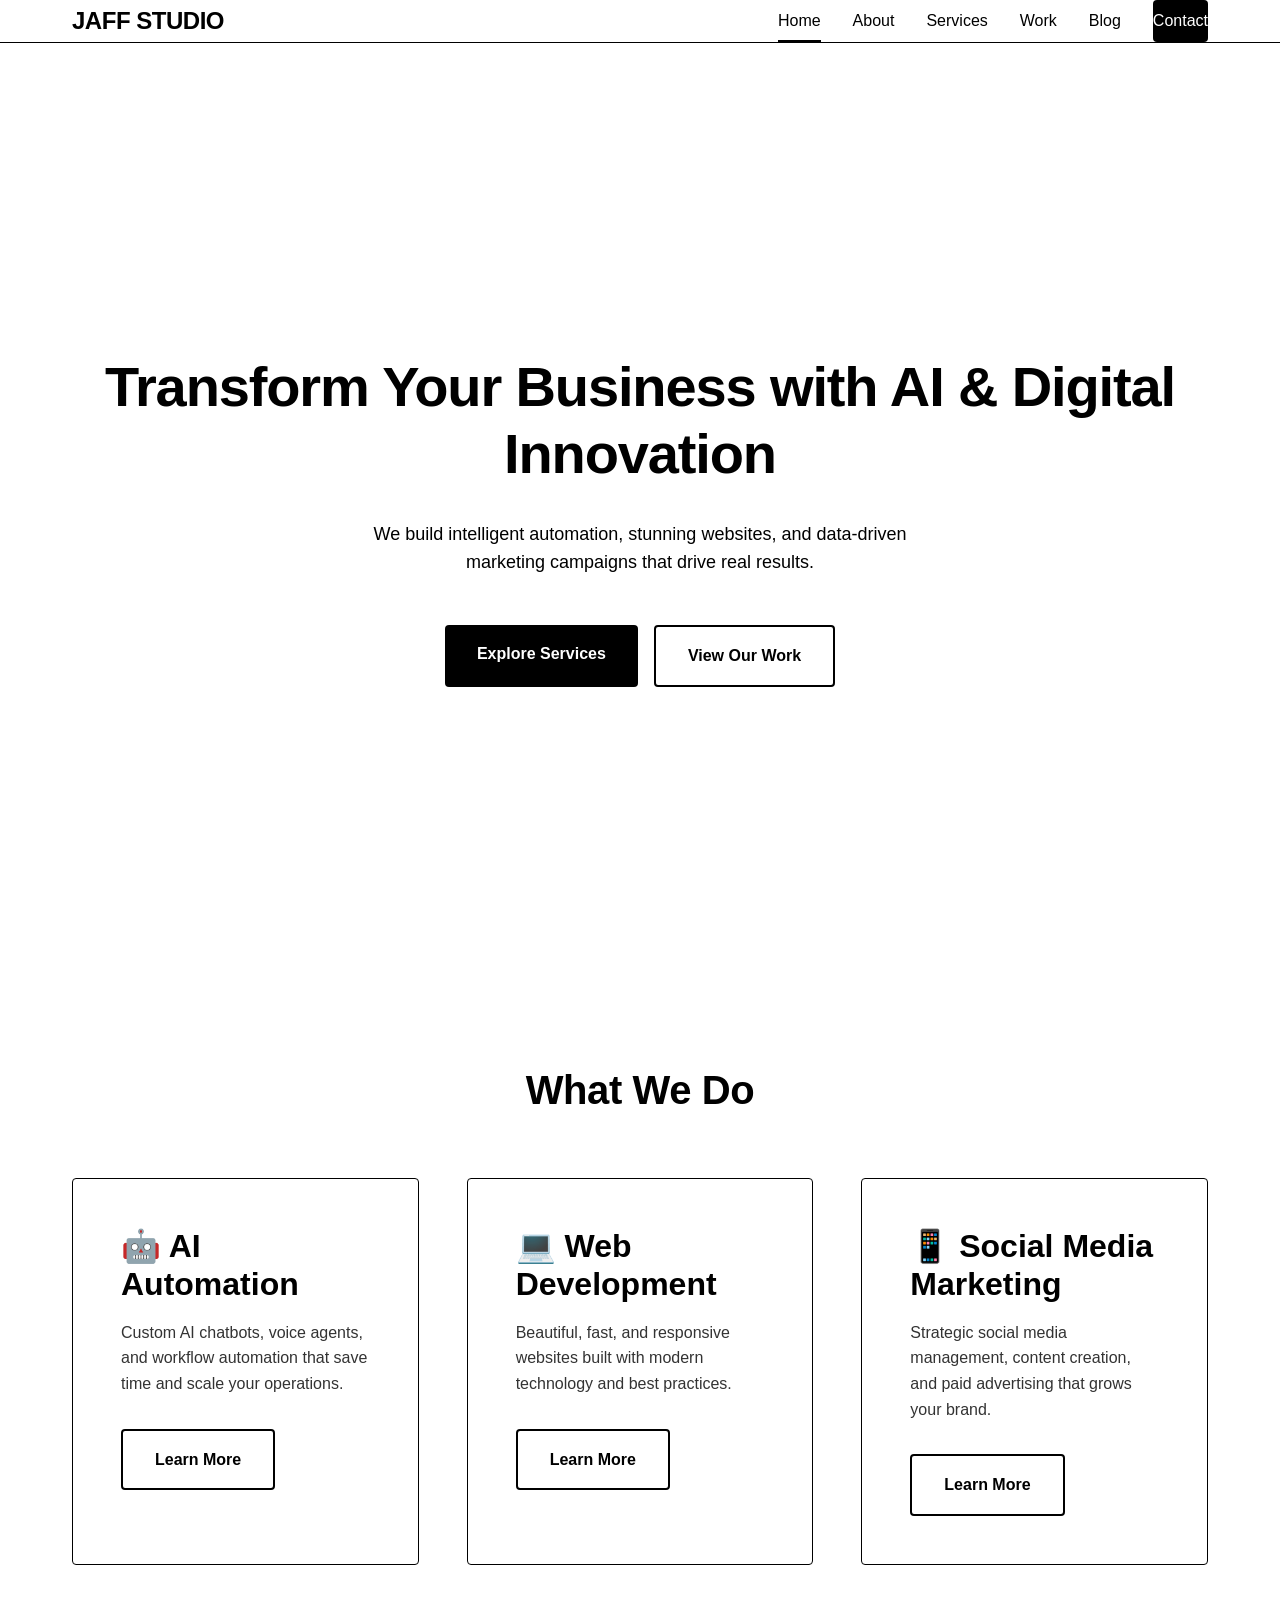
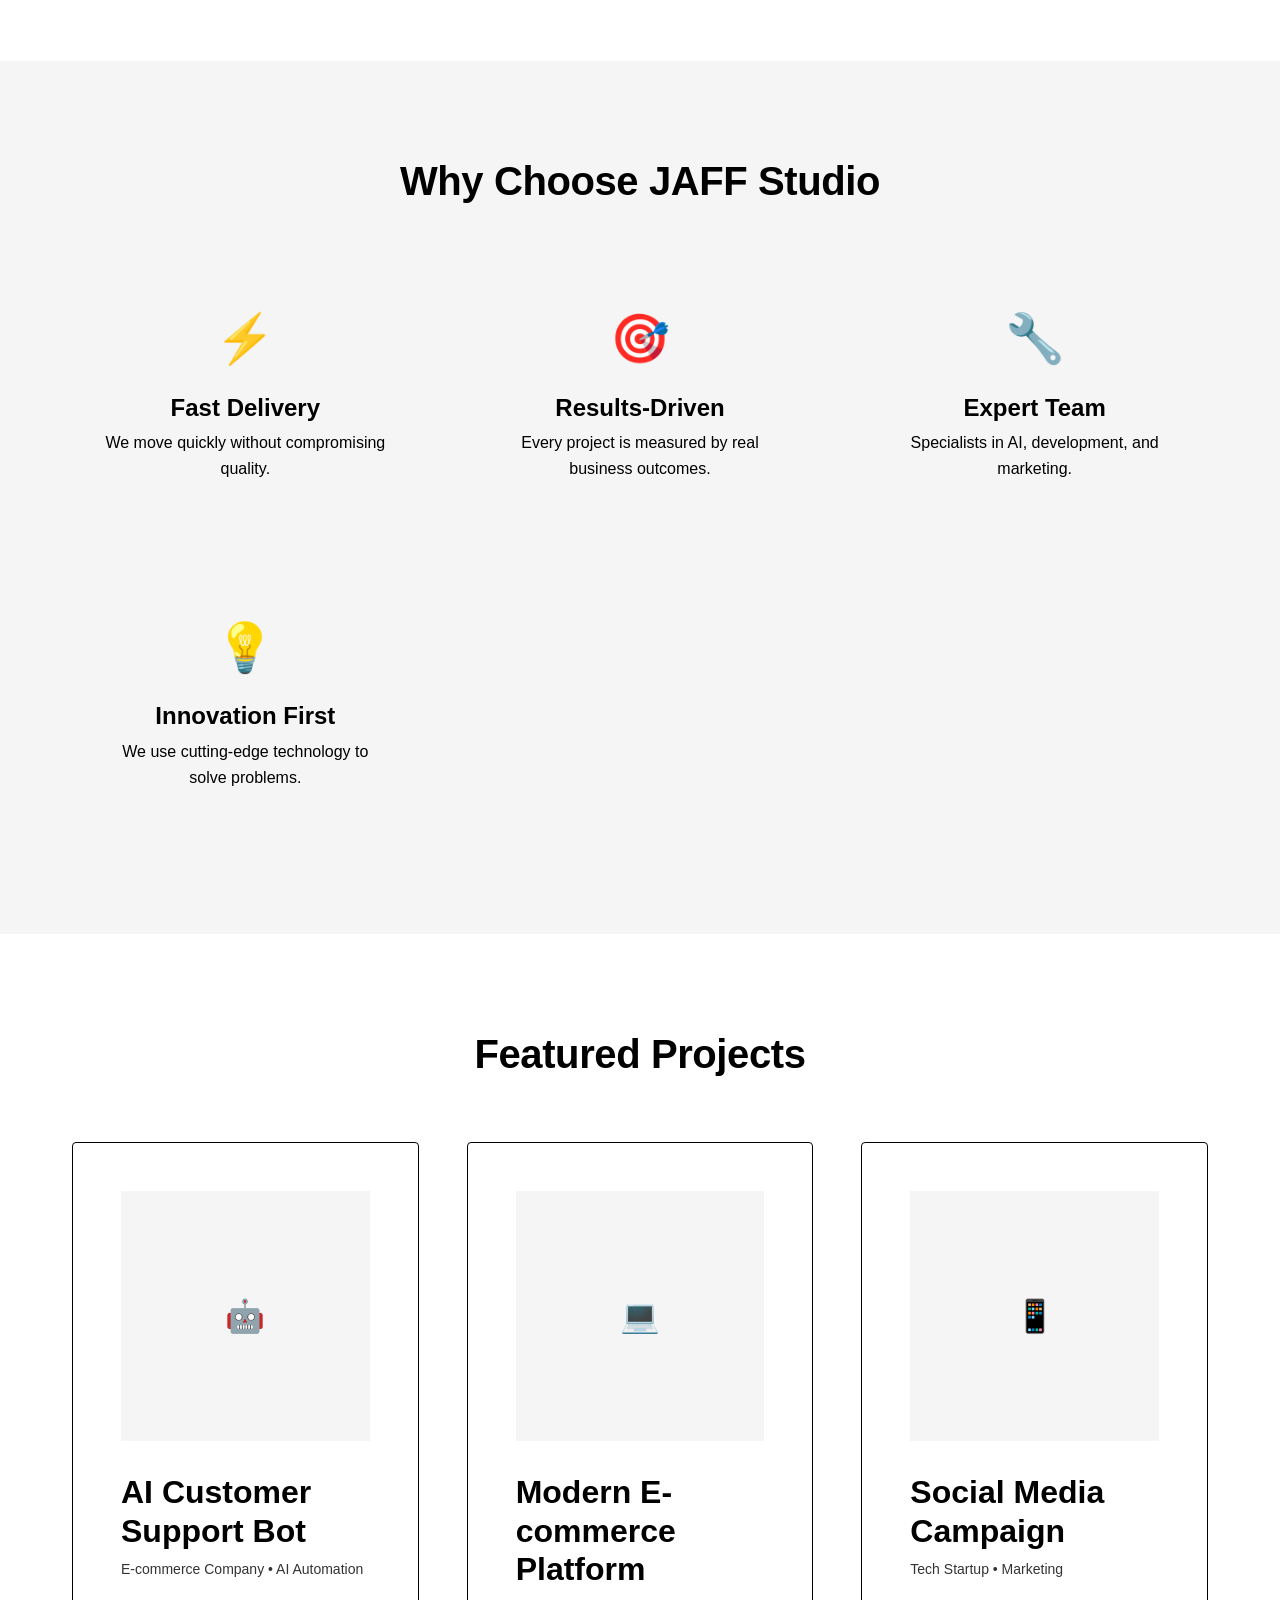
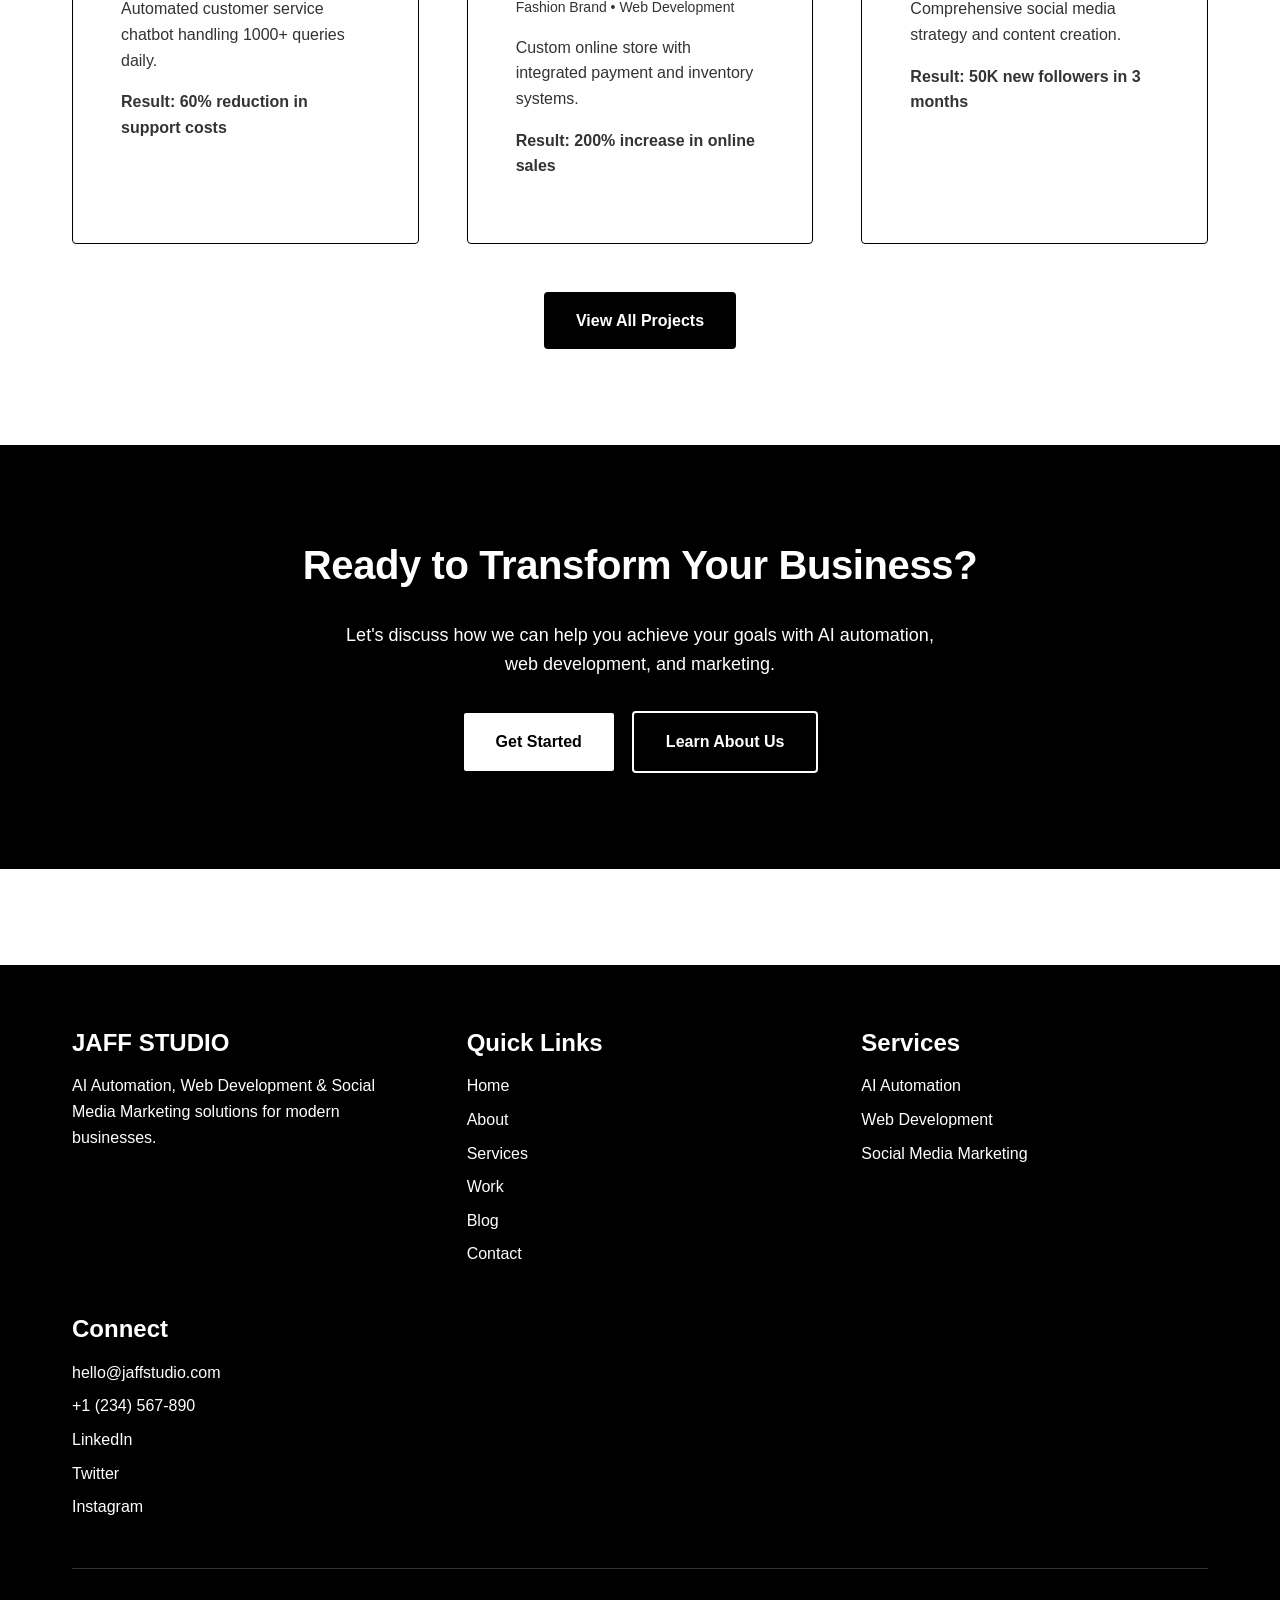
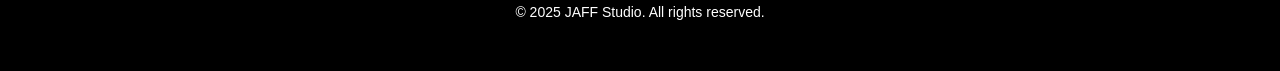
<file: index.html>
<!DOCTYPE html>
<html lang="en">
<head>
    <meta charset="UTF-8">
    <meta name="viewport" content="width=device-width, initial-scale=1.0">
    <meta name="description" content="JAFF Studio - AI Automation, Web Development & Social Media Marketing. Transform your business with cutting-edge technology and creative solutions.">
    <title>JAFF Studio - AI Automation & Digital Solutions</title>
    <link rel="stylesheet" href="css/style.css">
</head>
<body>
    <!-- Header & Navigation -->
    <header>
        <nav class="container">
            <a href="index.html" class="logo">JAFF STUDIO</a>
            <div class="nav-links">
                <a href="index.html">Home</a>
                <a href="about.html">About</a>
                <a href="services.html">Services</a>
                <a href="work.html">Work</a>
                <a href="blog.html">Blog</a>
                <a href="contact.html" class="btn btn-primary">Contact</a>
            </div>
            <button class="mobile-menu-btn" aria-label="Toggle menu">
                <span></span>
                <span></span>
                <span></span>
            </button>
        </nav>
    </header>

    <!-- Hero Section -->
    <section class="hero">
        <div class="container">
            <h1>Transform Your Business with AI & Digital Innovation</h1>
            <p>We build intelligent automation, stunning websites, and data-driven marketing campaigns that drive real results.</p>
            <div class="hero-cta">
                <a href="services.html" class="btn btn-primary">Explore Services</a>
                <a href="work.html" class="btn btn-secondary">View Our Work</a>
            </div>
        </div>
    </section>

    <!-- What We Do Section -->
    <section id="services">
        <div class="container">
            <h2 class="section-title">What We Do</h2>
            <div class="grid grid-3">
                <div class="card">
                    <h3>🤖 AI Automation</h3>
                    <p>Custom AI chatbots, voice agents, and workflow automation that save time and scale your operations.</p>
                    <a href="services.html#ai" class="btn btn-secondary" style="margin-top: 1rem;">Learn More</a>
                </div>
                <div class="card">
                    <h3>💻 Web Development</h3>
                    <p>Beautiful, fast, and responsive websites built with modern technology and best practices.</p>
                    <a href="services.html#web" class="btn btn-secondary" style="margin-top: 1rem;">Learn More</a>
                </div>
                <div class="card">
                    <h3>📱 Social Media Marketing</h3>
                    <p>Strategic social media management, content creation, and paid advertising that grows your brand.</p>
                    <a href="services.html#marketing" class="btn btn-secondary" style="margin-top: 1rem;">Learn More</a>
                </div>
            </div>
        </div>
    </section>

    <!-- Why Choose Us Section -->
    <section id="why-us" style="background-color: var(--color-gray);">
        <div class="container">
            <h2 class="section-title">Why Choose JAFF Studio</h2>
            <div class="grid grid-4">
                <div class="value-item">
                    <div class="value-icon">⚡</div>
                    <h4>Fast Delivery</h4>
                    <p>We move quickly without compromising quality.</p>
                </div>
                <div class="value-item">
                    <div class="value-icon">🎯</div>
                    <h4>Results-Driven</h4>
                    <p>Every project is measured by real business outcomes.</p>
                </div>
                <div class="value-item">
                    <div class="value-icon">🔧</div>
                    <h4>Expert Team</h4>
                    <p>Specialists in AI, development, and marketing.</p>
                </div>
                <div class="value-item">
                    <div class="value-icon">💡</div>
                    <h4>Innovation First</h4>
                    <p>We use cutting-edge technology to solve problems.</p>
                </div>
            </div>
        </div>
    </section>

    <!-- Featured Projects Section -->
    <section id="featured-work">
        <div class="container">
            <h2 class="section-title">Featured Projects</h2>
            <div class="grid grid-3">
                <div class="card project-card" data-category="ai">
                    <div class="project-image">🤖</div>
                    <div class="project-info">
                        <h3>AI Customer Support Bot</h3>
                        <p class="project-meta">E-commerce Company • AI Automation</p>
                        <p>Automated customer service chatbot handling 1000+ queries daily.</p>
                        <p class="project-results">Result: 60% reduction in support costs</p>
                    </div>
                </div>
                <div class="card project-card" data-category="web">
                    <div class="project-image">💻</div>
                    <div class="project-info">
                        <h3>Modern E-commerce Platform</h3>
                        <p class="project-meta">Fashion Brand • Web Development</p>
                        <p>Custom online store with integrated payment and inventory systems.</p>
                        <p class="project-results">Result: 200% increase in online sales</p>
                    </div>
                </div>
                <div class="card project-card" data-category="marketing">
                    <div class="project-image">📱</div>
                    <div class="project-info">
                        <h3>Social Media Campaign</h3>
                        <p class="project-meta">Tech Startup • Marketing</p>
                        <p>Comprehensive social media strategy and content creation.</p>
                        <p class="project-results">Result: 50K new followers in 3 months</p>
                    </div>
                </div>
            </div>
            <div style="text-align: center; margin-top: 3rem;">
                <a href="work.html" class="btn btn-primary">View All Projects</a>
            </div>
        </div>
    </section>

    <!-- CTA Section -->
    <section id="cta" style="background-color: var(--color-black); color: var(--color-white); text-align: center;">
        <div class="container">
            <h2>Ready to Transform Your Business?</h2>
            <p style="font-size: var(--font-size-large); max-width: 600px; margin: 0 auto 2rem;">Let's discuss how we can help you achieve your goals with AI automation, web development, and marketing.</p>
            <div style="display: flex; gap: 1rem; justify-content: center; flex-wrap: wrap;">
                <a href="contact.html" class="btn btn-secondary">Get Started</a>
                <a href="about.html" class="btn" style="color: white; border: 2px solid white;">Learn About Us</a>
            </div>
        </div>
    </section>

    <!-- Footer -->
    <footer>
        <div class="container">
            <div class="footer-content">
                <div class="footer-section">
                    <h4>JAFF STUDIO</h4>
                    <p>AI Automation, Web Development & Social Media Marketing solutions for modern businesses.</p>
                </div>
                <div class="footer-section">
                    <h4>Quick Links</h4>
                    <div class="footer-links">
                        <a href="index.html">Home</a>
                        <a href="about.html">About</a>
                        <a href="services.html">Services</a>
                        <a href="work.html">Work</a>
                        <a href="blog.html">Blog</a>
                        <a href="contact.html">Contact</a>
                    </div>
                </div>
                <div class="footer-section">
                    <h4>Services</h4>
                    <div class="footer-links">
                        <a href="services.html#ai">AI Automation</a>
                        <a href="services.html#web">Web Development</a>
                        <a href="services.html#marketing">Social Media Marketing</a>
                    </div>
                </div>
                <div class="footer-section">
                    <h4>Connect</h4>
                    <div class="footer-links">
                        <a href="mailto:hello@jaffstudio.com">hello@jaffstudio.com</a>
                        <a href="tel:+1234567890">+1 (234) 567-890</a>
                        <a href="#!">LinkedIn</a>
                        <a href="#!">Twitter</a>
                        <a href="#!">Instagram</a>
                    </div>
                </div>
            </div>
            <div class="footer-bottom">
                <p>&copy; 2025 JAFF Studio. All rights reserved.</p>
            </div>
        </div>
    </footer>

    <script src="js/main.js"></script>
</body>
</html>
</file>
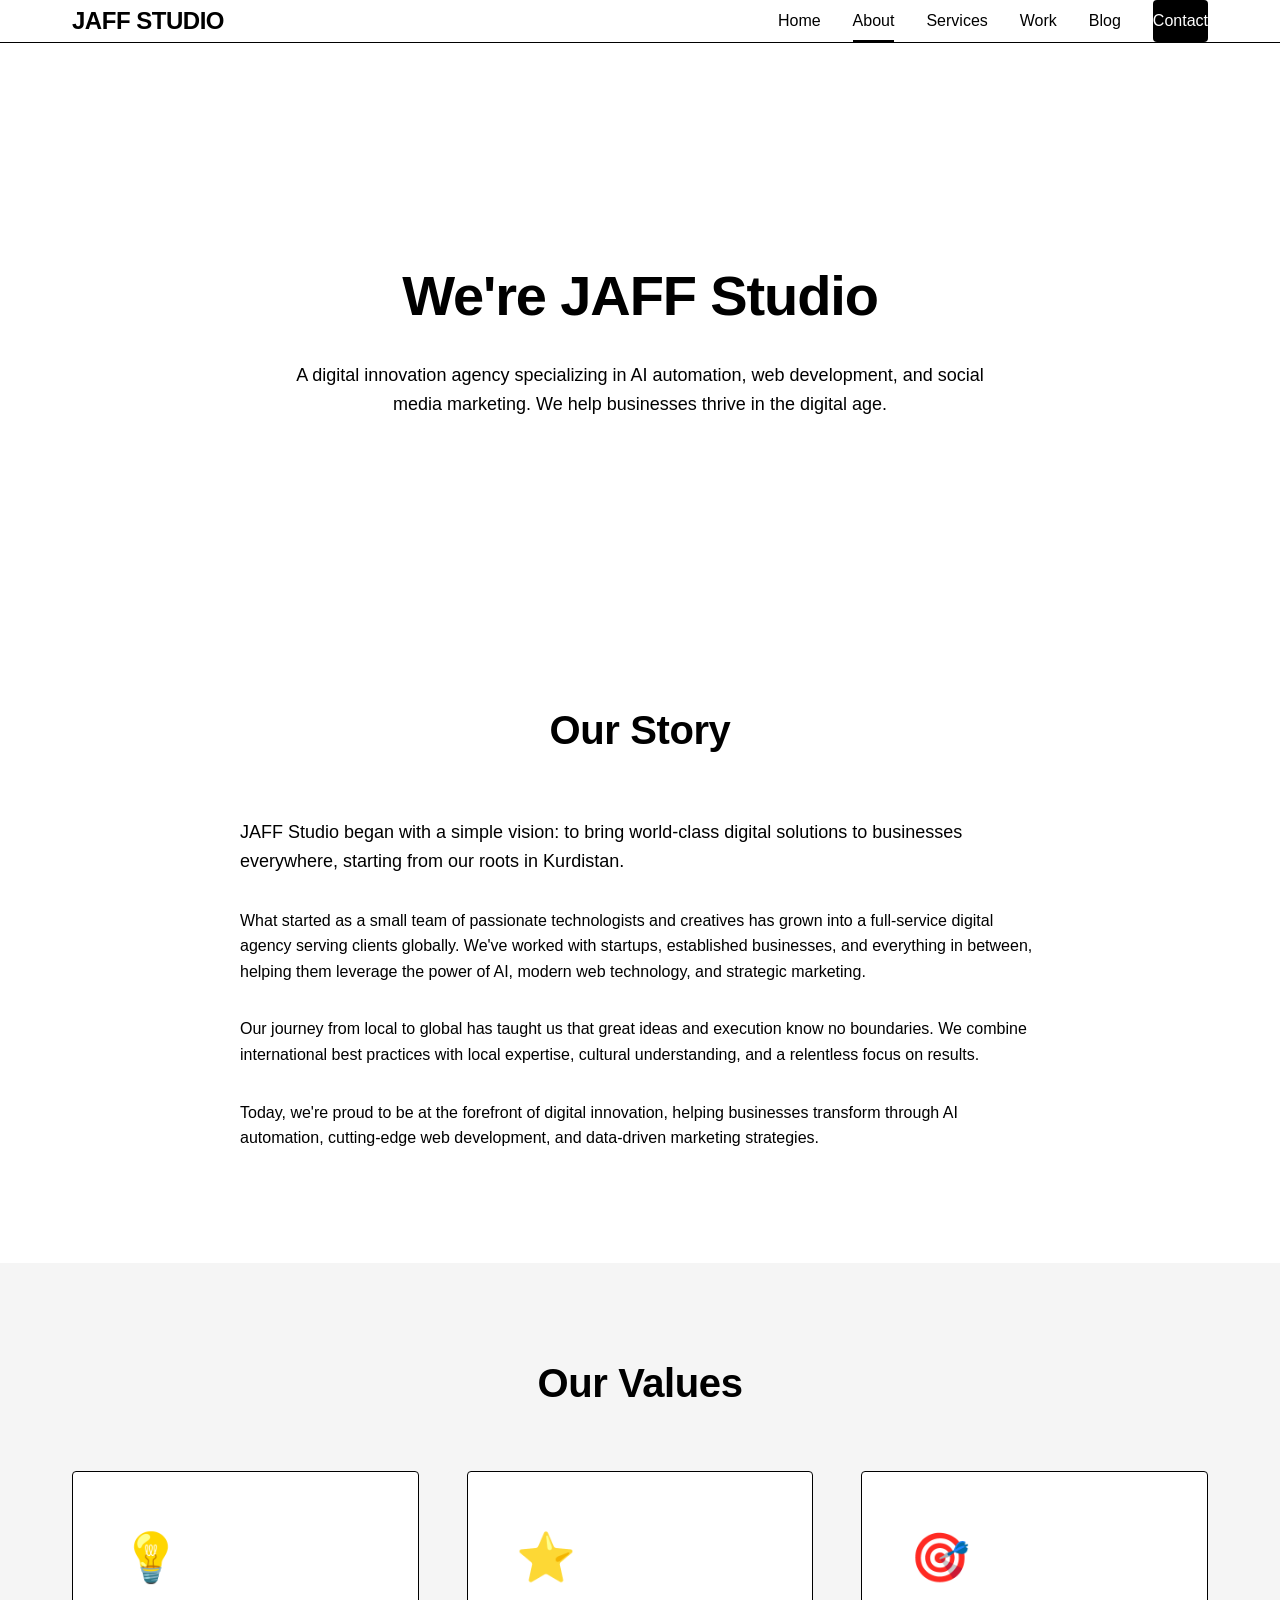
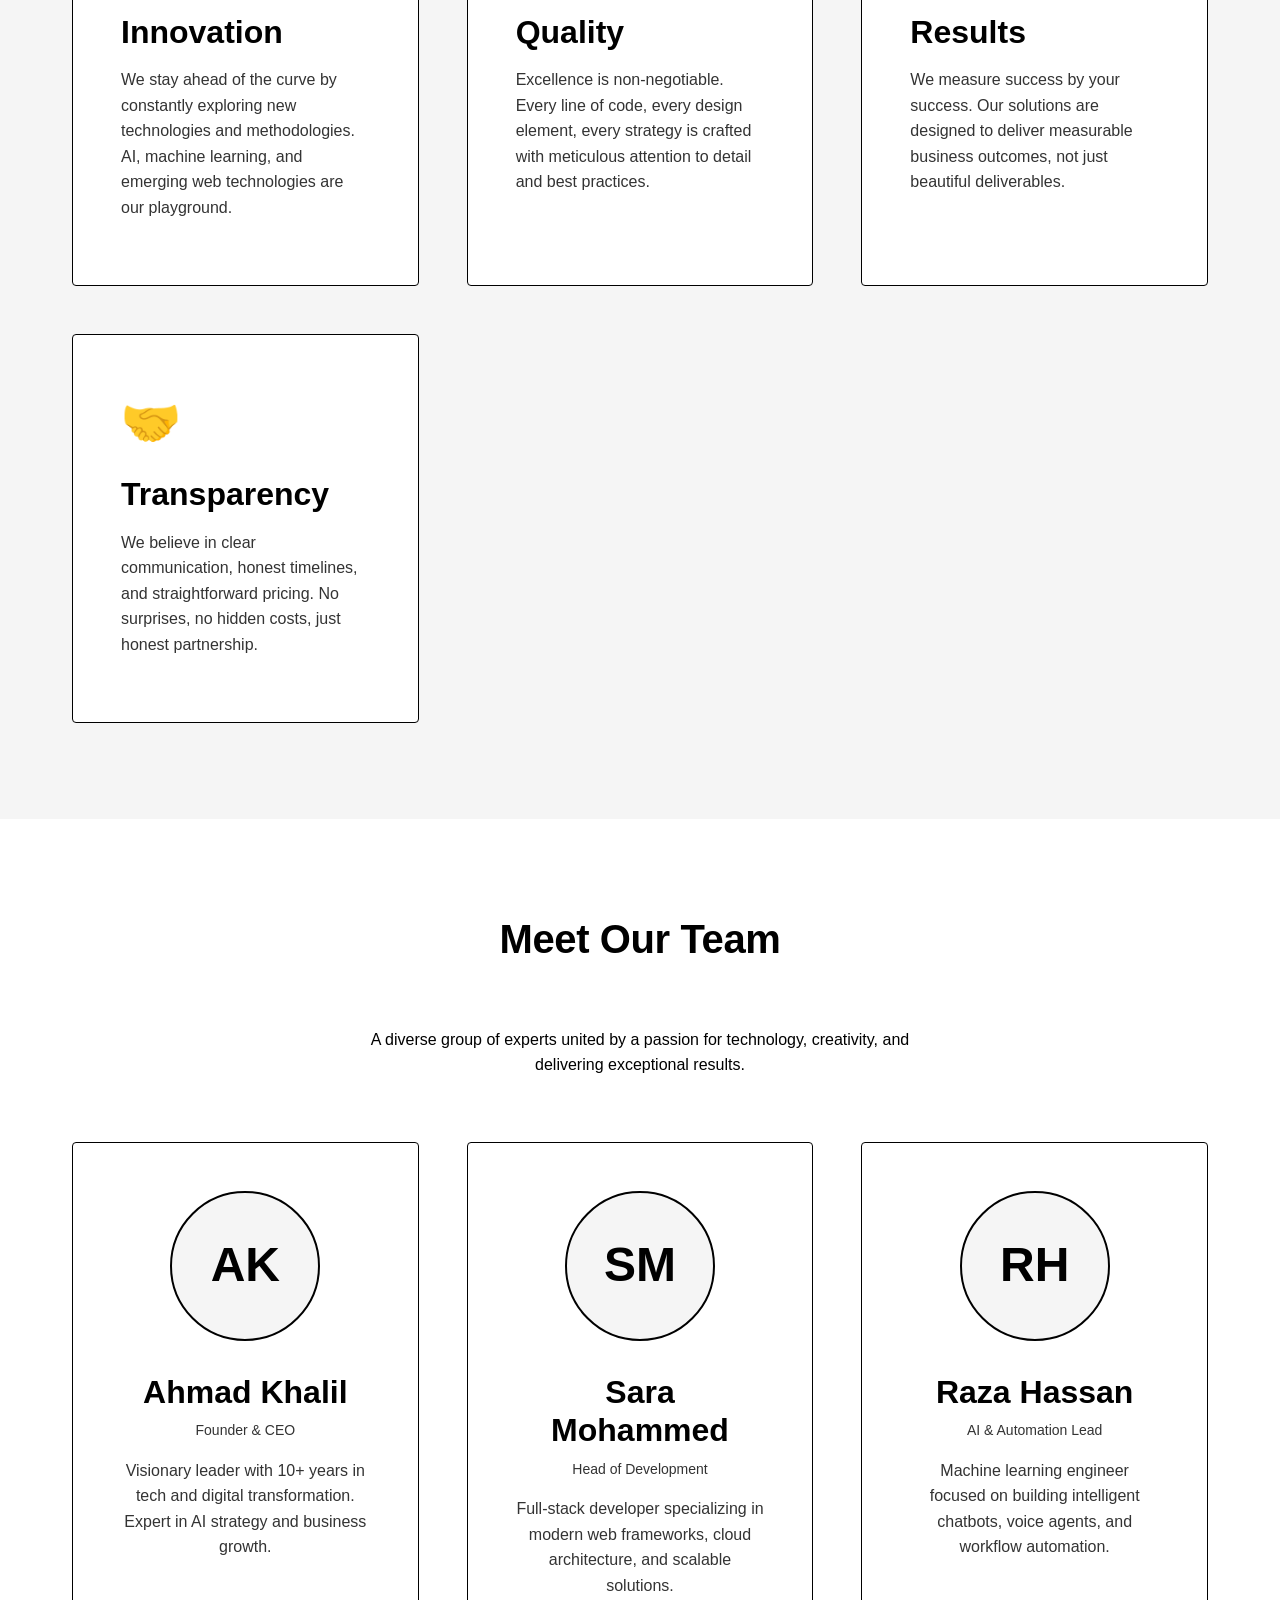
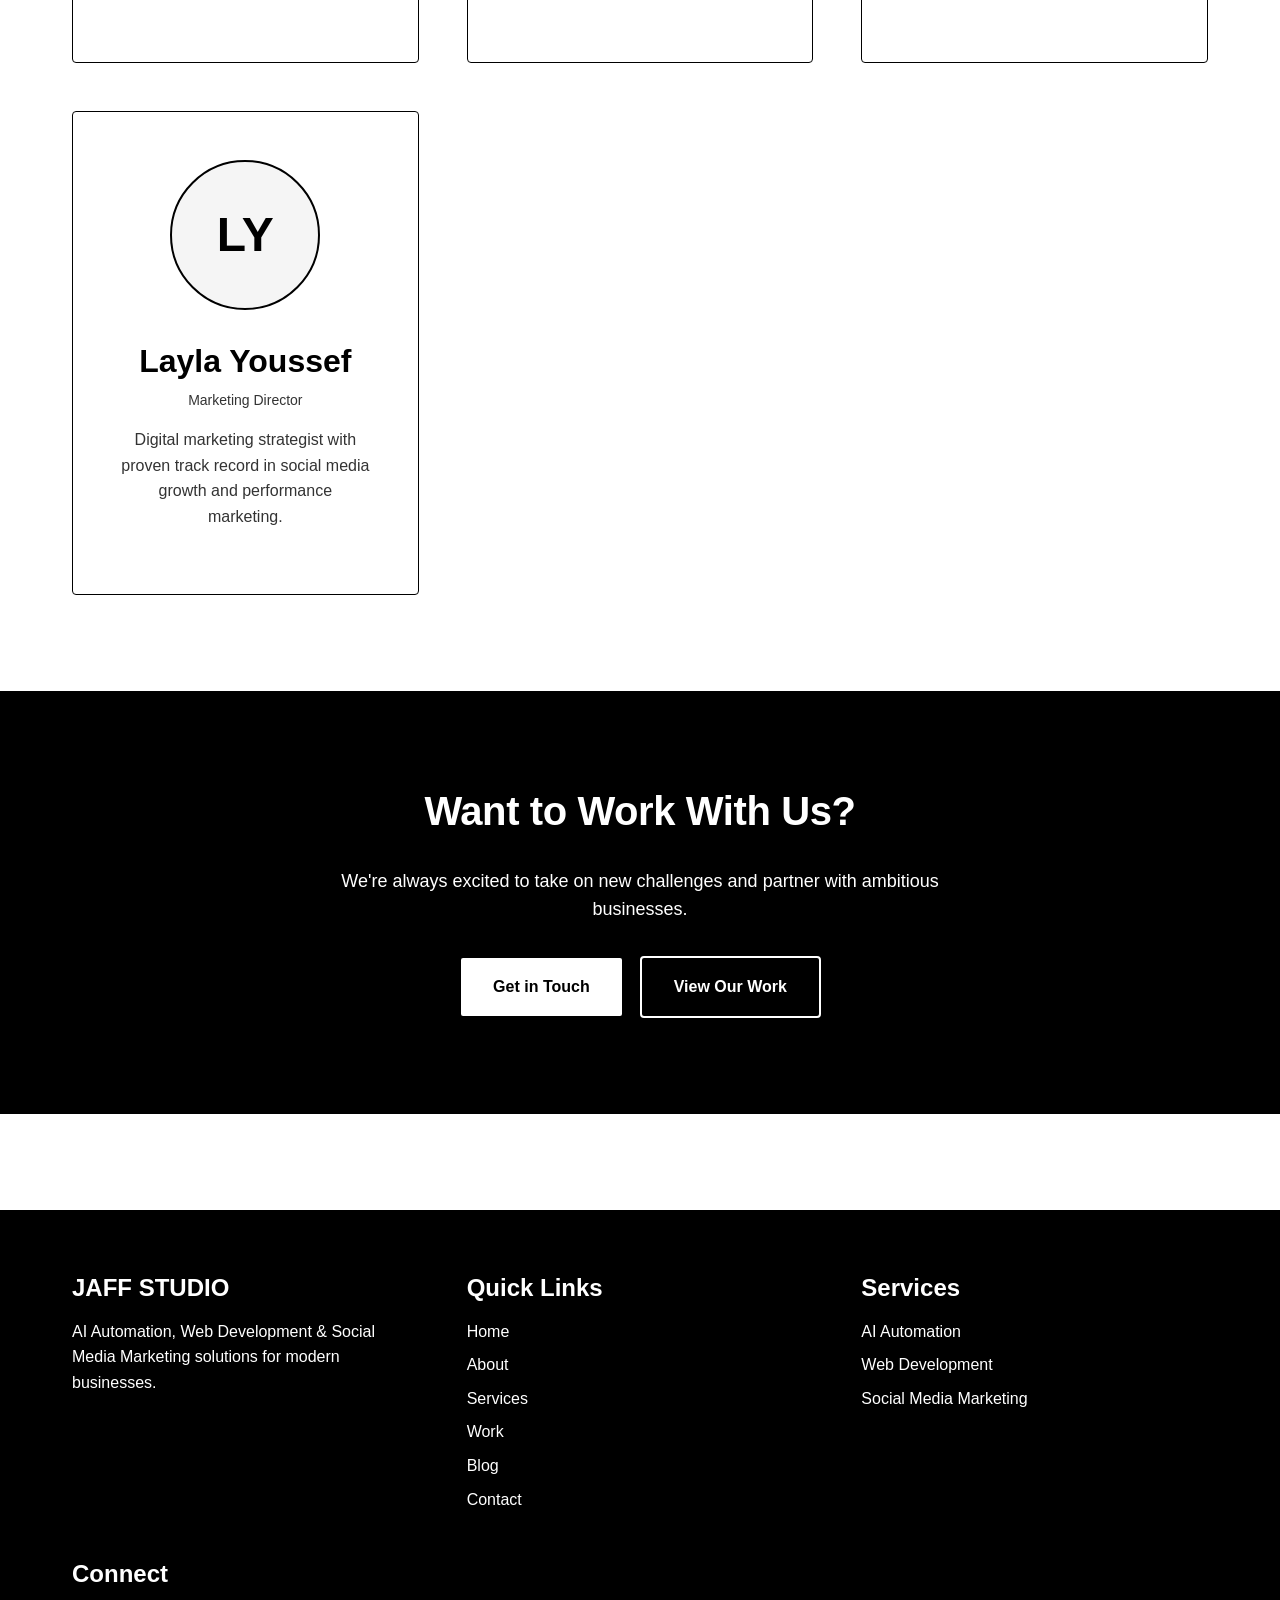
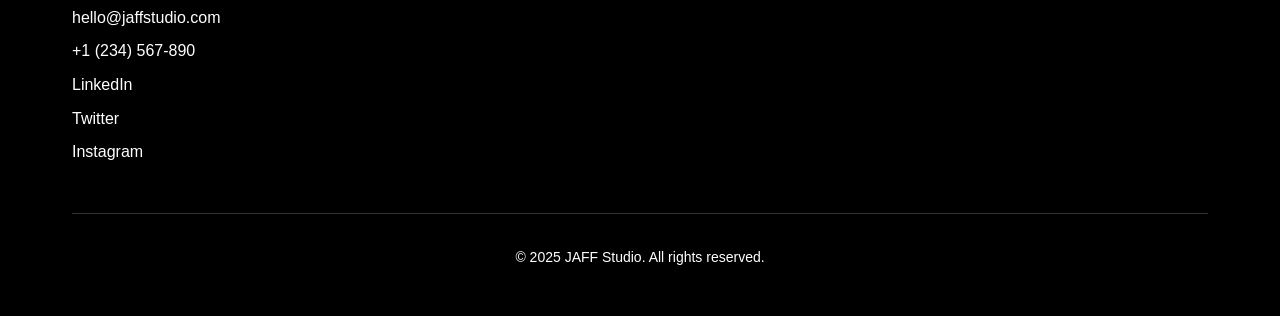
<file: about.html>
<!DOCTYPE html>
<html lang="en">
<head>
    <meta charset="UTF-8">
    <meta name="viewport" content="width=device-width, initial-scale=1.0">
    <meta name="description" content="Learn about JAFF Studio - Our story, team, and values. From Kurdistan to global, we're transforming businesses with AI and digital solutions.">
    <title>About Us - JAFF Studio</title>
    <link rel="stylesheet" href="css/style.css">
</head>
<body>
    <!-- Header & Navigation -->
    <header>
        <nav class="container">
            <a href="index.html" class="logo">JAFF STUDIO</a>
            <div class="nav-links">
                <a href="index.html">Home</a>
                <a href="about.html">About</a>
                <a href="services.html">Services</a>
                <a href="work.html">Work</a>
                <a href="blog.html">Blog</a>
                <a href="contact.html" class="btn btn-primary">Contact</a>
            </div>
            <button class="mobile-menu-btn" aria-label="Toggle menu">
                <span></span>
                <span></span>
                <span></span>
            </button>
        </nav>
    </header>

    <!-- Hero Section -->
    <section class="hero" style="min-height: 60vh;">
        <div class="container">
            <h1>We're JAFF Studio</h1>
            <p style="max-width: 700px; margin: 0 auto;">A digital innovation agency specializing in AI automation, web development, and social media marketing. We help businesses thrive in the digital age.</p>
        </div>
    </section>

    <!-- Our Story Section -->
    <section id="story">
        <div class="container">
            <h2 class="section-title">Our Story</h2>
            <div style="max-width: 800px; margin: 0 auto;">
                <p style="font-size: var(--font-size-large); margin-bottom: var(--spacing-md);">
                    JAFF Studio began with a simple vision: to bring world-class digital solutions to businesses everywhere, starting from our roots in Kurdistan.
                </p>
                <p style="margin-bottom: var(--spacing-md);">
                    What started as a small team of passionate technologists and creatives has grown into a full-service digital agency serving clients globally. We've worked with startups, established businesses, and everything in between, helping them leverage the power of AI, modern web technology, and strategic marketing.
                </p>
                <p style="margin-bottom: var(--spacing-md);">
                    Our journey from local to global has taught us that great ideas and execution know no boundaries. We combine international best practices with local expertise, cultural understanding, and a relentless focus on results.
                </p>
                <p>
                    Today, we're proud to be at the forefront of digital innovation, helping businesses transform through AI automation, cutting-edge web development, and data-driven marketing strategies.
                </p>
            </div>
        </div>
    </section>

    <!-- Our Values Section -->
    <section id="values" style="background-color: var(--color-gray);">
        <div class="container">
            <h2 class="section-title">Our Values</h2>
            <div class="grid grid-2">
                <div class="card">
                    <div style="font-size: 3rem; margin-bottom: var(--spacing-sm);">💡</div>
                    <h3>Innovation</h3>
                    <p>We stay ahead of the curve by constantly exploring new technologies and methodologies. AI, machine learning, and emerging web technologies are our playground.</p>
                </div>
                <div class="card">
                    <div style="font-size: 3rem; margin-bottom: var(--spacing-sm);">⭐</div>
                    <h3>Quality</h3>
                    <p>Excellence is non-negotiable. Every line of code, every design element, every strategy is crafted with meticulous attention to detail and best practices.</p>
                </div>
                <div class="card">
                    <div style="font-size: 3rem; margin-bottom: var(--spacing-sm);">🎯</div>
                    <h3>Results</h3>
                    <p>We measure success by your success. Our solutions are designed to deliver measurable business outcomes, not just beautiful deliverables.</p>
                </div>
                <div class="card">
                    <div style="font-size: 3rem; margin-bottom: var(--spacing-sm);">🤝</div>
                    <h3>Transparency</h3>
                    <p>We believe in clear communication, honest timelines, and straightforward pricing. No surprises, no hidden costs, just honest partnership.</p>
                </div>
            </div>
        </div>
    </section>

    <!-- Our Team Section -->
    <section id="team">
        <div class="container">
            <h2 class="section-title">Meet Our Team</h2>
            <p style="text-align: center; max-width: 600px; margin: 0 auto var(--spacing-xl);">
                A diverse group of experts united by a passion for technology, creativity, and delivering exceptional results.
            </p>
            <div class="grid grid-4">
                <div class="card team-card">
                    <div class="team-card-image">AK</div>
                    <h3>Ahmad Khalil</h3>
                    <p class="role">Founder & CEO</p>
                    <p>Visionary leader with 10+ years in tech and digital transformation. Expert in AI strategy and business growth.</p>
                </div>
                <div class="card team-card">
                    <div class="team-card-image">SM</div>
                    <h3>Sara Mohammed</h3>
                    <p class="role">Head of Development</p>
                    <p>Full-stack developer specializing in modern web frameworks, cloud architecture, and scalable solutions.</p>
                </div>
                <div class="card team-card">
                    <div class="team-card-image">RH</div>
                    <h3>Raza Hassan</h3>
                    <p class="role">AI & Automation Lead</p>
                    <p>Machine learning engineer focused on building intelligent chatbots, voice agents, and workflow automation.</p>
                </div>
                <div class="card team-card">
                    <div class="team-card-image">LY</div>
                    <h3>Layla Youssef</h3>
                    <p class="role">Marketing Director</p>
                    <p>Digital marketing strategist with proven track record in social media growth and performance marketing.</p>
                </div>
            </div>
        </div>
    </section>

    <!-- CTA Section -->
    <section id="cta" style="background-color: var(--color-black); color: var(--color-white); text-align: center;">
        <div class="container">
            <h2>Want to Work With Us?</h2>
            <p style="font-size: var(--font-size-large); max-width: 600px; margin: 0 auto 2rem;">
                We're always excited to take on new challenges and partner with ambitious businesses.
            </p>
            <div style="display: flex; gap: 1rem; justify-content: center; flex-wrap: wrap;">
                <a href="contact.html" class="btn btn-secondary">Get in Touch</a>
                <a href="work.html" class="btn" style="color: white; border: 2px solid white;">View Our Work</a>
            </div>
        </div>
    </section>

    <!-- Footer -->
    <footer>
        <div class="container">
            <div class="footer-content">
                <div class="footer-section">
                    <h4>JAFF STUDIO</h4>
                    <p>AI Automation, Web Development & Social Media Marketing solutions for modern businesses.</p>
                </div>
                <div class="footer-section">
                    <h4>Quick Links</h4>
                    <div class="footer-links">
                        <a href="index.html">Home</a>
                        <a href="about.html">About</a>
                        <a href="services.html">Services</a>
                        <a href="work.html">Work</a>
                        <a href="blog.html">Blog</a>
                        <a href="contact.html">Contact</a>
                    </div>
                </div>
                <div class="footer-section">
                    <h4>Services</h4>
                    <div class="footer-links">
                        <a href="services.html#ai">AI Automation</a>
                        <a href="services.html#web">Web Development</a>
                        <a href="services.html#marketing">Social Media Marketing</a>
                    </div>
                </div>
                <div class="footer-section">
                    <h4>Connect</h4>
                    <div class="footer-links">
                        <a href="mailto:hello@jaffstudio.com">hello@jaffstudio.com</a>
                        <a href="tel:+1234567890">+1 (234) 567-890</a>
                        <a href="#!">LinkedIn</a>
                        <a href="#!">Twitter</a>
                        <a href="#!">Instagram</a>
                    </div>
                </div>
            </div>
            <div class="footer-bottom">
                <p>&copy; 2025 JAFF Studio. All rights reserved.</p>
            </div>
        </div>
    </footer>

    <script src="js/main.js"></script>
</body>
</html>
</file>
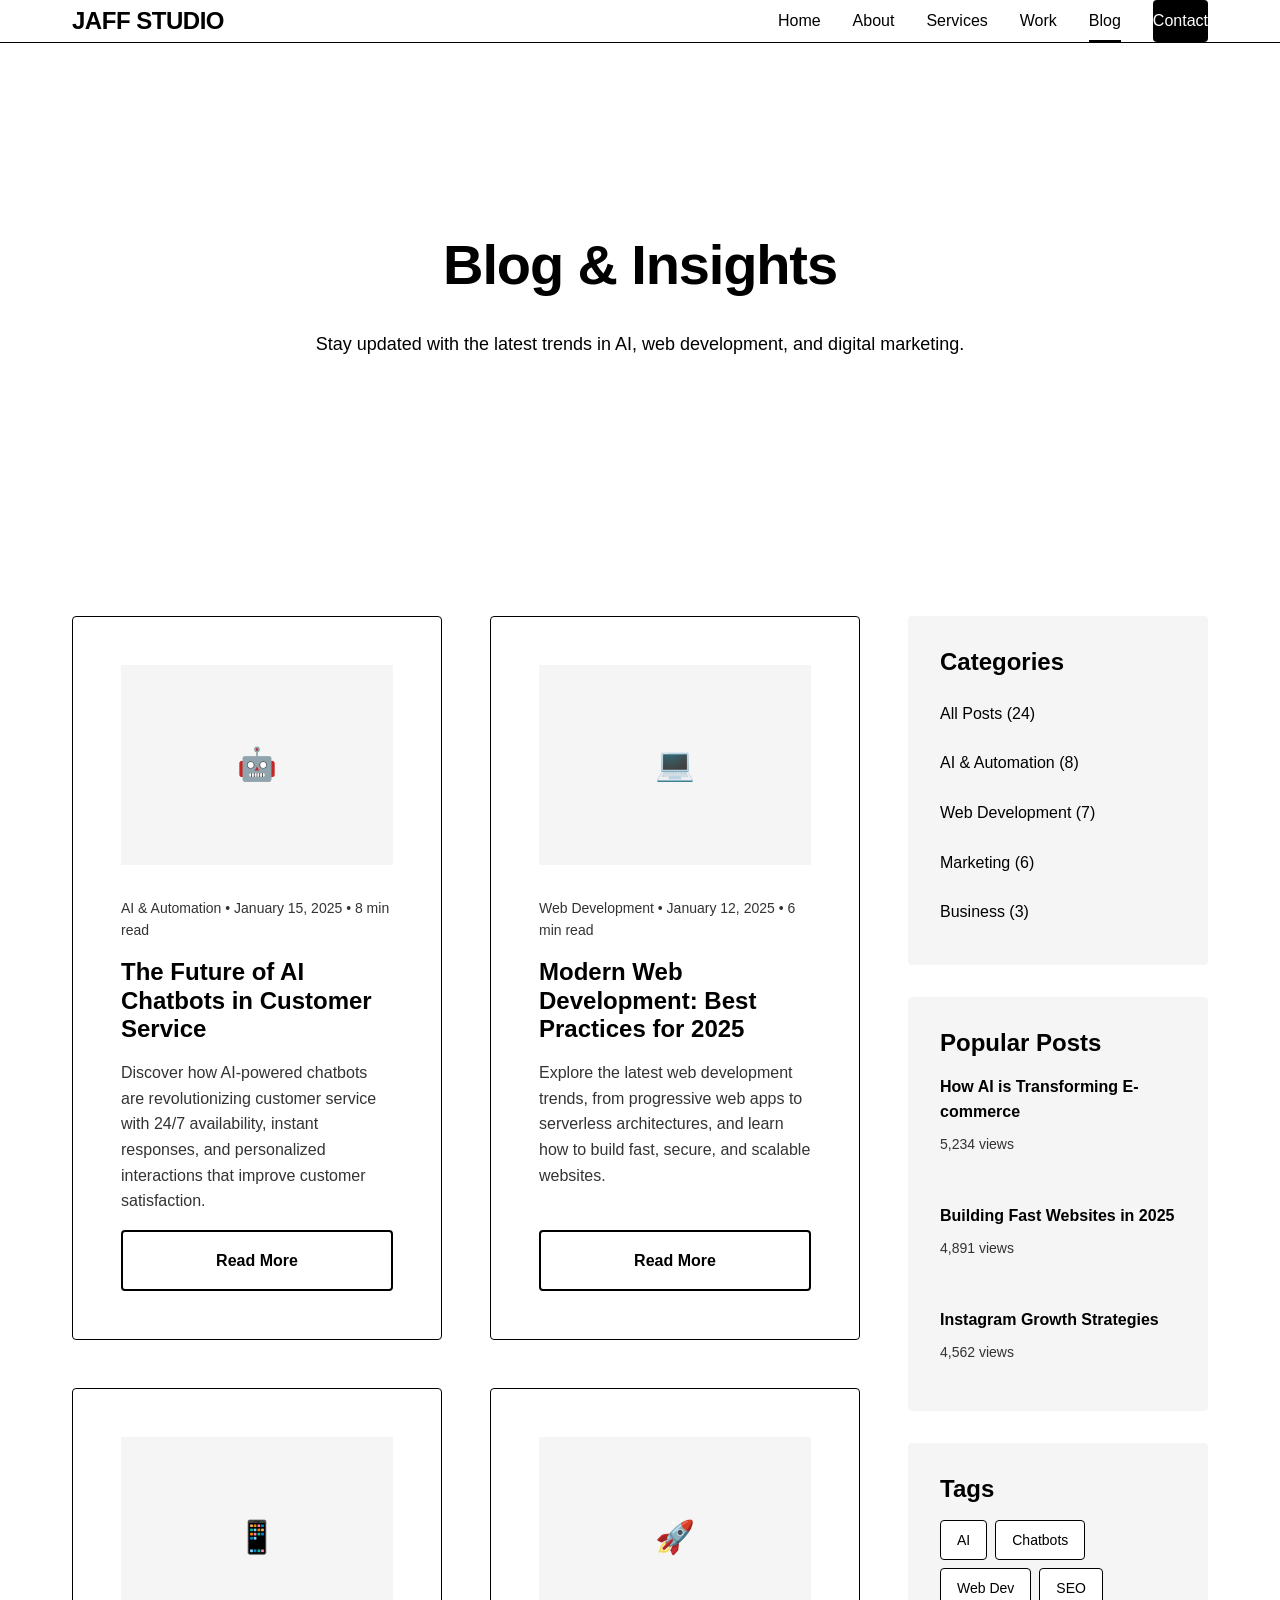
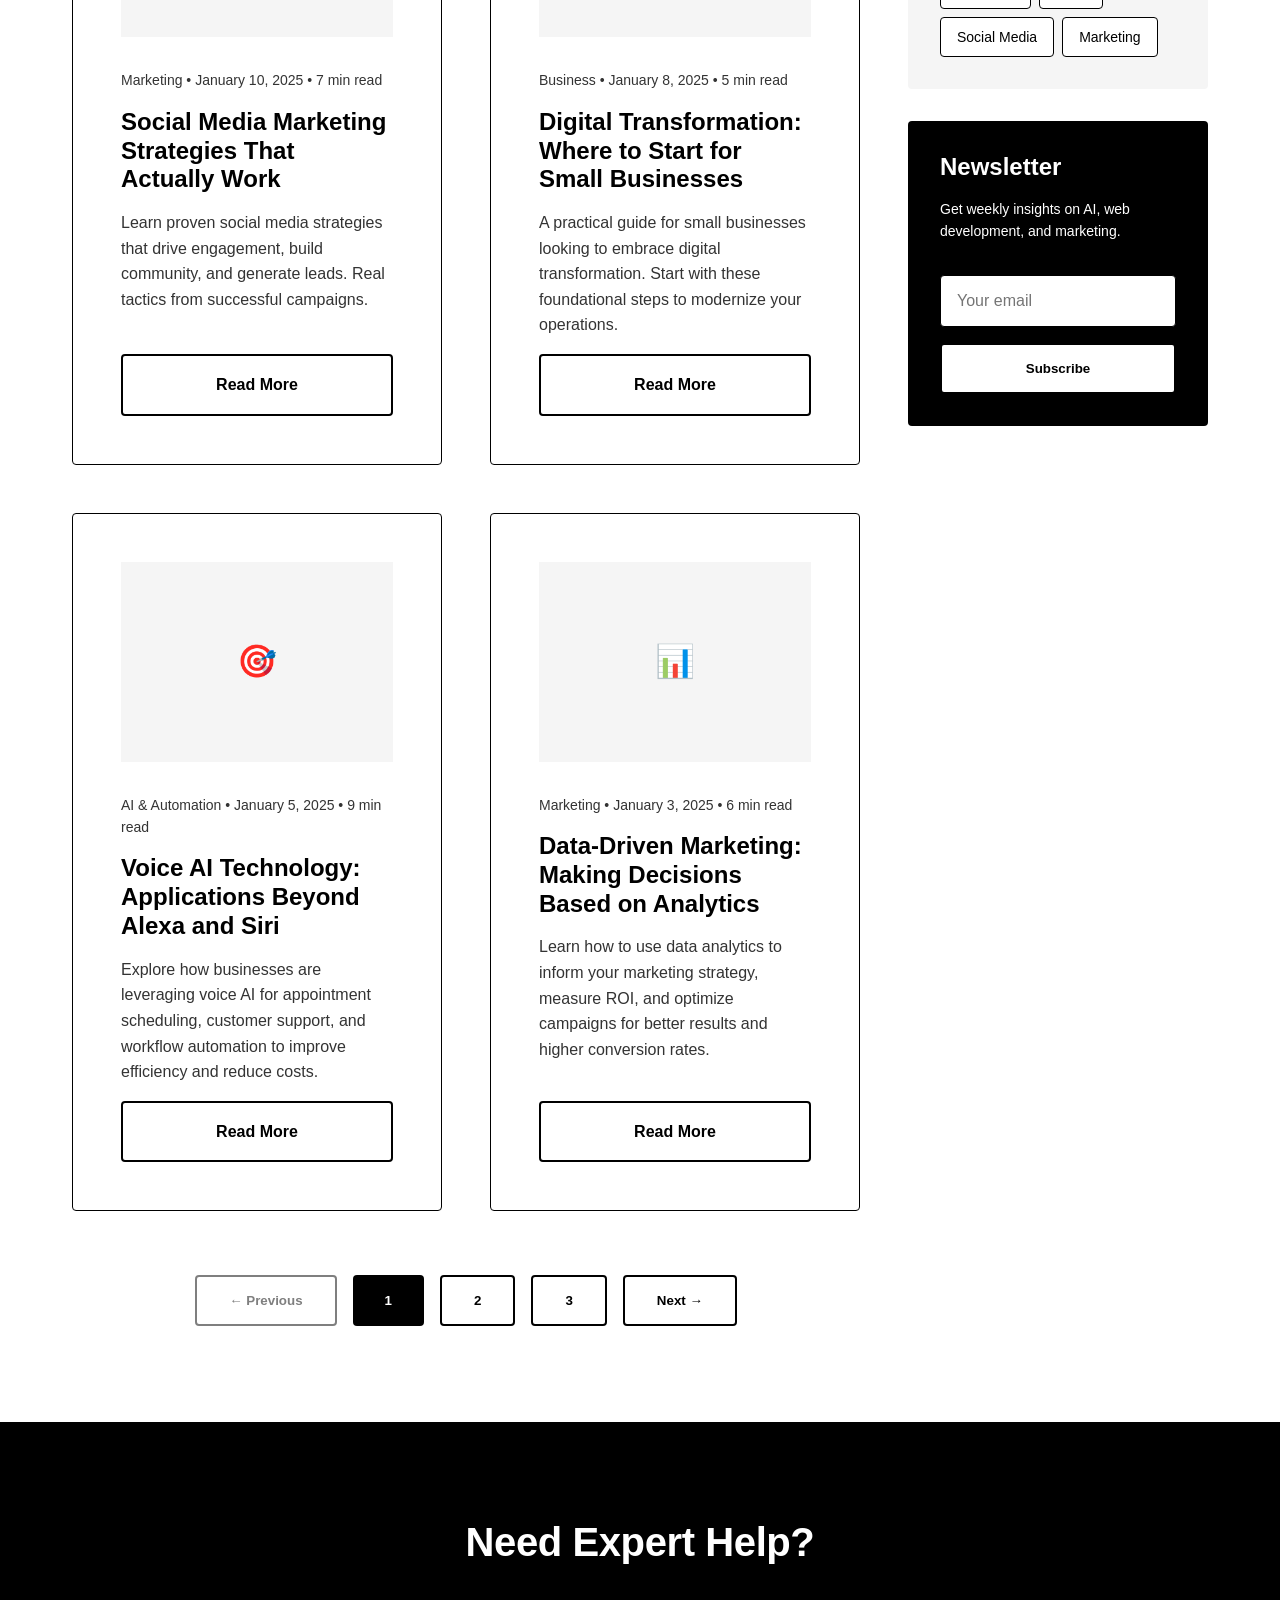
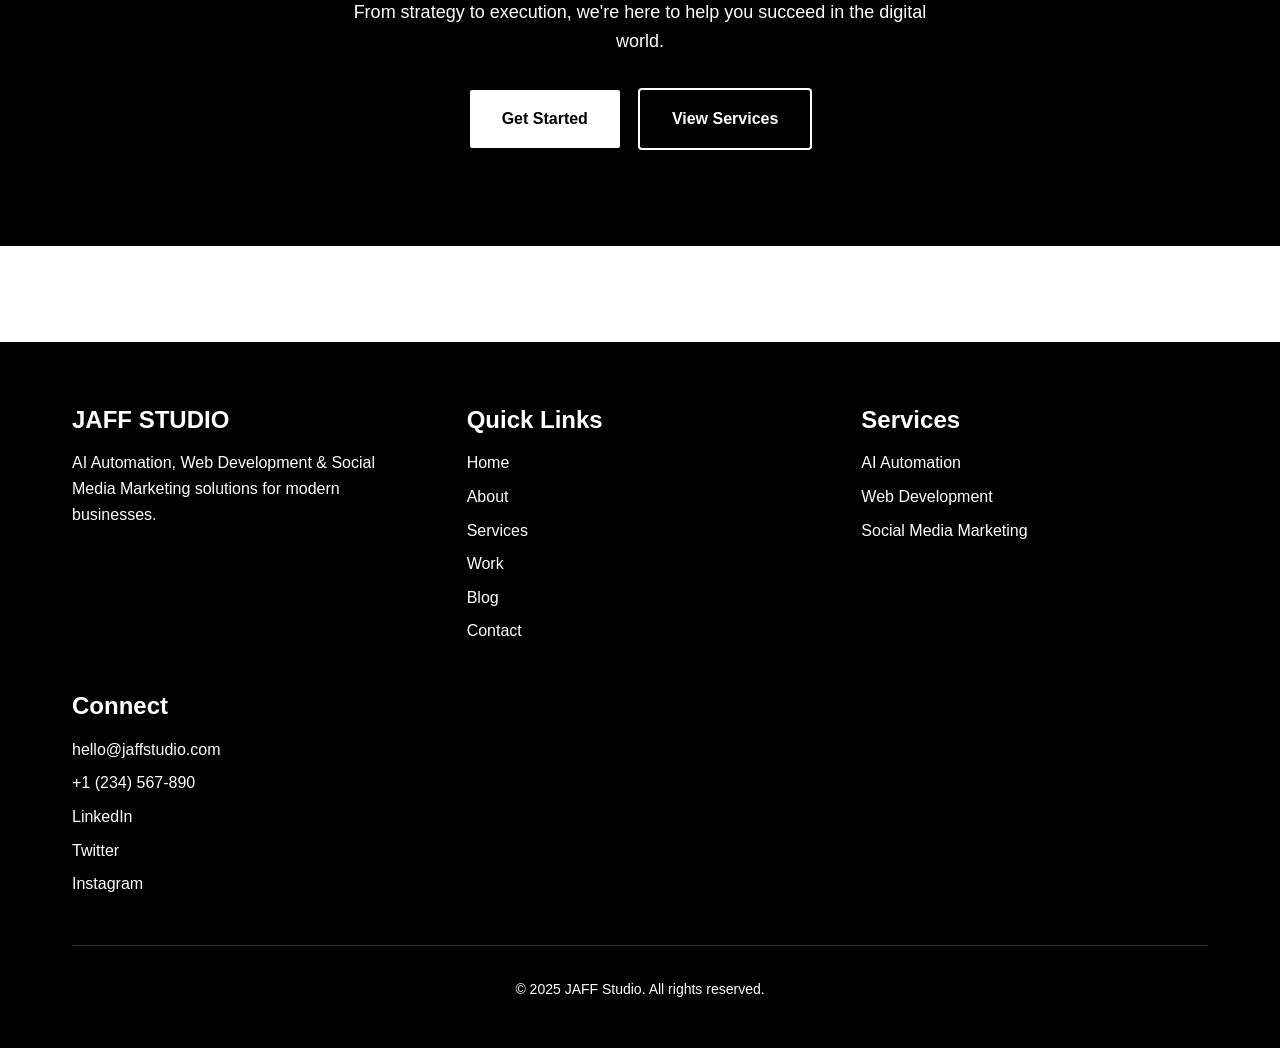
<file: blog.html>
<!DOCTYPE html>
<html lang="en">
<head>
    <meta charset="UTF-8">
    <meta name="viewport" content="width=device-width, initial-scale=1.0">
    <meta name="description" content="JAFF Studio Blog - Insights on AI, Web Development, Marketing, and Digital Transformation.">
    <title>Blog - JAFF Studio</title>
    <link rel="stylesheet" href="css/style.css">
</head>
<body>
    <!-- Header & Navigation -->
    <header>
        <nav class="container">
            <a href="index.html" class="logo">JAFF STUDIO</a>
            <div class="nav-links">
                <a href="index.html">Home</a>
                <a href="about.html">About</a>
                <a href="services.html">Services</a>
                <a href="work.html">Work</a>
                <a href="blog.html">Blog</a>
                <a href="contact.html" class="btn btn-primary">Contact</a>
            </div>
            <button class="mobile-menu-btn" aria-label="Toggle menu">
                <span></span>
                <span></span>
                <span></span>
            </button>
        </nav>
    </header>

    <!-- Hero Section -->
    <section class="hero" style="min-height: 50vh;">
        <div class="container">
            <h1>Blog & Insights</h1>
            <p style="max-width: 700px; margin: 0 auto;">Stay updated with the latest trends in AI, web development, and digital marketing.</p>
        </div>
    </section>

    <!-- Blog Posts Section -->
    <section>
        <div class="container">
            <div class="page-layout">
                <!-- Blog Posts Grid -->
                <div>
                    <div class="grid grid-2">
                        <!-- Blog Post 1 -->
                        <div class="card blog-card">
                            <div class="blog-image">🤖</div>
                            <div class="blog-meta">AI & Automation • January 15, 2025 • 8 min read</div>
                            <h3 class="blog-title">The Future of AI Chatbots in Customer Service</h3>
                            <p class="blog-excerpt">Discover how AI-powered chatbots are revolutionizing customer service with 24/7 availability, instant responses, and personalized interactions that improve customer satisfaction.</p>
                            <a href="#!" class="btn btn-secondary">Read More</a>
                        </div>

                        <!-- Blog Post 2 -->
                        <div class="card blog-card">
                            <div class="blog-image">💻</div>
                            <div class="blog-meta">Web Development • January 12, 2025 • 6 min read</div>
                            <h3 class="blog-title">Modern Web Development: Best Practices for 2025</h3>
                            <p class="blog-excerpt">Explore the latest web development trends, from progressive web apps to serverless architectures, and learn how to build fast, secure, and scalable websites.</p>
                            <a href="#!" class="btn btn-secondary">Read More</a>
                        </div>

                        <!-- Blog Post 3 -->
                        <div class="card blog-card">
                            <div class="blog-image">📱</div>
                            <div class="blog-meta">Marketing • January 10, 2025 • 7 min read</div>
                            <h3 class="blog-title">Social Media Marketing Strategies That Actually Work</h3>
                            <p class="blog-excerpt">Learn proven social media strategies that drive engagement, build community, and generate leads. Real tactics from successful campaigns.</p>
                            <a href="#!" class="btn btn-secondary">Read More</a>
                        </div>

                        <!-- Blog Post 4 -->
                        <div class="card blog-card">
                            <div class="blog-image">🚀</div>
                            <div class="blog-meta">Business • January 8, 2025 • 5 min read</div>
                            <h3 class="blog-title">Digital Transformation: Where to Start for Small Businesses</h3>
                            <p class="blog-excerpt">A practical guide for small businesses looking to embrace digital transformation. Start with these foundational steps to modernize your operations.</p>
                            <a href="#!" class="btn btn-secondary">Read More</a>
                        </div>

                        <!-- Blog Post 5 -->
                        <div class="card blog-card">
                            <div class="blog-image">🎯</div>
                            <div class="blog-meta">AI & Automation • January 5, 2025 • 9 min read</div>
                            <h3 class="blog-title">Voice AI Technology: Applications Beyond Alexa and Siri</h3>
                            <p class="blog-excerpt">Explore how businesses are leveraging voice AI for appointment scheduling, customer support, and workflow automation to improve efficiency and reduce costs.</p>
                            <a href="#!" class="btn btn-secondary">Read More</a>
                        </div>

                        <!-- Blog Post 6 -->
                        <div class="card blog-card">
                            <div class="blog-image">📊</div>
                            <div class="blog-meta">Marketing • January 3, 2025 • 6 min read</div>
                            <h3 class="blog-title">Data-Driven Marketing: Making Decisions Based on Analytics</h3>
                            <p class="blog-excerpt">Learn how to use data analytics to inform your marketing strategy, measure ROI, and optimize campaigns for better results and higher conversion rates.</p>
                            <a href="#!" class="btn btn-secondary">Read More</a>
                        </div>
                    </div>

                    <!-- Pagination -->
                    <div style="display: flex; justify-content: center; gap: var(--spacing-sm); margin-top: var(--spacing-xl);">
                        <button class="btn btn-secondary" disabled style="opacity: 0.5; cursor: not-allowed;">← Previous</button>
                        <button class="btn btn-primary">1</button>
                        <button class="btn btn-secondary">2</button>
                        <button class="btn btn-secondary">3</button>
                        <button class="btn btn-secondary">Next →</button>
                    </div>
                </div>

                <!-- Categories Sidebar -->
                <div class="sidebar">
                    <div class="sidebar-section">
                        <h3>Categories</h3>
                        <div class="sidebar-list">
                            <a href="#!">All Posts (24)</a>
                            <a href="#!">AI & Automation (8)</a>
                            <a href="#!">Web Development (7)</a>
                            <a href="#!">Marketing (6)</a>
                            <a href="#!">Business (3)</a>
                        </div>
                    </div>

                    <div class="sidebar-section">
                        <h3>Popular Posts</h3>
                        <div style="display: flex; flex-direction: column; gap: var(--spacing-md);">
                            <div>
                                <a href="#!" style="font-weight: 600; display: block; margin-bottom: var(--spacing-xs);">How AI is Transforming E-commerce</a>
                                <p style="font-size: var(--font-size-small); color: var(--color-dark-gray);">5,234 views</p>
                            </div>
                            <div>
                                <a href="#!" style="font-weight: 600; display: block; margin-bottom: var(--spacing-xs);">Building Fast Websites in 2025</a>
                                <p style="font-size: var(--font-size-small); color: var(--color-dark-gray);">4,891 views</p>
                            </div>
                            <div>
                                <a href="#!" style="font-weight: 600; display: block; margin-bottom: var(--spacing-xs);">Instagram Growth Strategies</a>
                                <p style="font-size: var(--font-size-small); color: var(--color-dark-gray);">4,562 views</p>
                            </div>
                        </div>
                    </div>

                    <div class="sidebar-section">
                        <h3>Tags</h3>
                        <div style="display: flex; flex-wrap: wrap; gap: var(--spacing-xs);">
                            <a href="#!" style="background-color: white; border: 1px solid var(--color-black); padding: var(--spacing-xs) var(--spacing-sm); border-radius: var(--border-radius); font-size: var(--font-size-small);">AI</a>
                            <a href="#!" style="background-color: white; border: 1px solid var(--color-black); padding: var(--spacing-xs) var(--spacing-sm); border-radius: var(--border-radius); font-size: var(--font-size-small);">Chatbots</a>
                            <a href="#!" style="background-color: white; border: 1px solid var(--color-black); padding: var(--spacing-xs) var(--spacing-sm); border-radius: var(--border-radius); font-size: var(--font-size-small);">Web Dev</a>
                            <a href="#!" style="background-color: white; border: 1px solid var(--color-black); padding: var(--spacing-xs) var(--spacing-sm); border-radius: var(--border-radius); font-size: var(--font-size-small);">SEO</a>
                            <a href="#!" style="background-color: white; border: 1px solid var(--color-black); padding: var(--spacing-xs) var(--spacing-sm); border-radius: var(--border-radius); font-size: var(--font-size-small);">Social Media</a>
                            <a href="#!" style="background-color: white; border: 1px solid var(--color-black); padding: var(--spacing-xs) var(--spacing-sm); border-radius: var(--border-radius); font-size: var(--font-size-small);">Marketing</a>
                        </div>
                    </div>

                    <div class="sidebar-section" style="background-color: var(--color-black); color: var(--color-white);">
                        <h3>Newsletter</h3>
                        <p style="margin-bottom: var(--spacing-md); font-size: var(--font-size-small);">Get weekly insights on AI, web development, and marketing.</p>
                        <form>
                            <input type="email" placeholder="Your email" style="margin-bottom: var(--spacing-sm);" required>
                            <button type="submit" class="btn btn-secondary" style="width: 100%;">Subscribe</button>
                        </form>
                    </div>
                </div>
            </div>
        </div>
    </section>

    <!-- CTA Section -->
    <section id="cta" style="background-color: var(--color-black); color: var(--color-white); text-align: center;">
        <div class="container">
            <h2>Need Expert Help?</h2>
            <p style="font-size: var(--font-size-large); max-width: 600px; margin: 0 auto 2rem;">
                From strategy to execution, we're here to help you succeed in the digital world.
            </p>
            <div style="display: flex; gap: 1rem; justify-content: center; flex-wrap: wrap;">
                <a href="contact.html" class="btn btn-secondary">Get Started</a>
                <a href="services.html" class="btn" style="color: white; border: 2px solid white;">View Services</a>
            </div>
        </div>
    </section>

    <!-- Footer -->
    <footer>
        <div class="container">
            <div class="footer-content">
                <div class="footer-section">
                    <h4>JAFF STUDIO</h4>
                    <p>AI Automation, Web Development & Social Media Marketing solutions for modern businesses.</p>
                </div>
                <div class="footer-section">
                    <h4>Quick Links</h4>
                    <div class="footer-links">
                        <a href="index.html">Home</a>
                        <a href="about.html">About</a>
                        <a href="services.html">Services</a>
                        <a href="work.html">Work</a>
                        <a href="blog.html">Blog</a>
                        <a href="contact.html">Contact</a>
                    </div>
                </div>
                <div class="footer-section">
                    <h4>Services</h4>
                    <div class="footer-links">
                        <a href="services.html#ai">AI Automation</a>
                        <a href="services.html#web">Web Development</a>
                        <a href="services.html#marketing">Social Media Marketing</a>
                    </div>
                </div>
                <div class="footer-section">
                    <h4>Connect</h4>
                    <div class="footer-links">
                        <a href="mailto:hello@jaffstudio.com">hello@jaffstudio.com</a>
                        <a href="tel:+1234567890">+1 (234) 567-890</a>
                        <a href="#!">LinkedIn</a>
                        <a href="#!">Twitter</a>
                        <a href="#!">Instagram</a>
                    </div>
                </div>
            </div>
            <div class="footer-bottom">
                <p>&copy; 2025 JAFF Studio. All rights reserved.</p>
            </div>
        </div>
    </footer>

    <script src="js/main.js"></script>
</body>
</html>
</file>
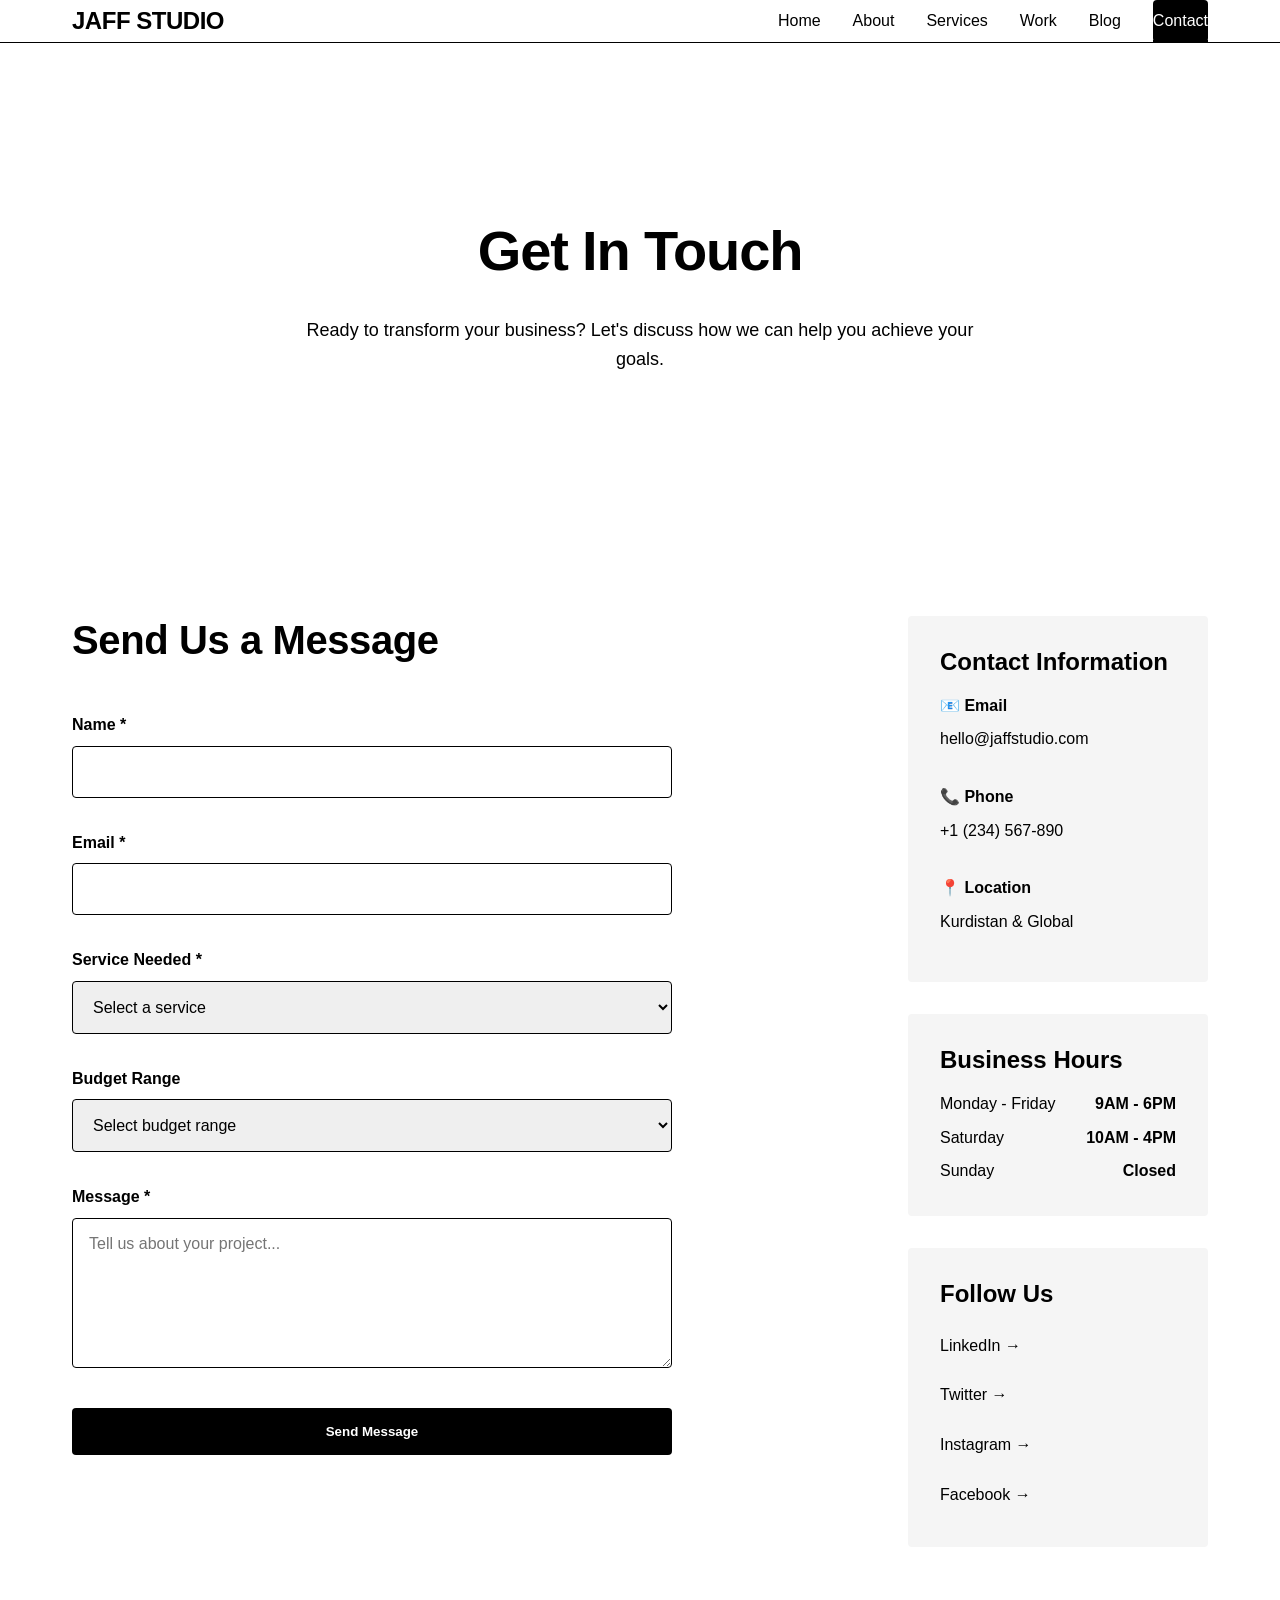
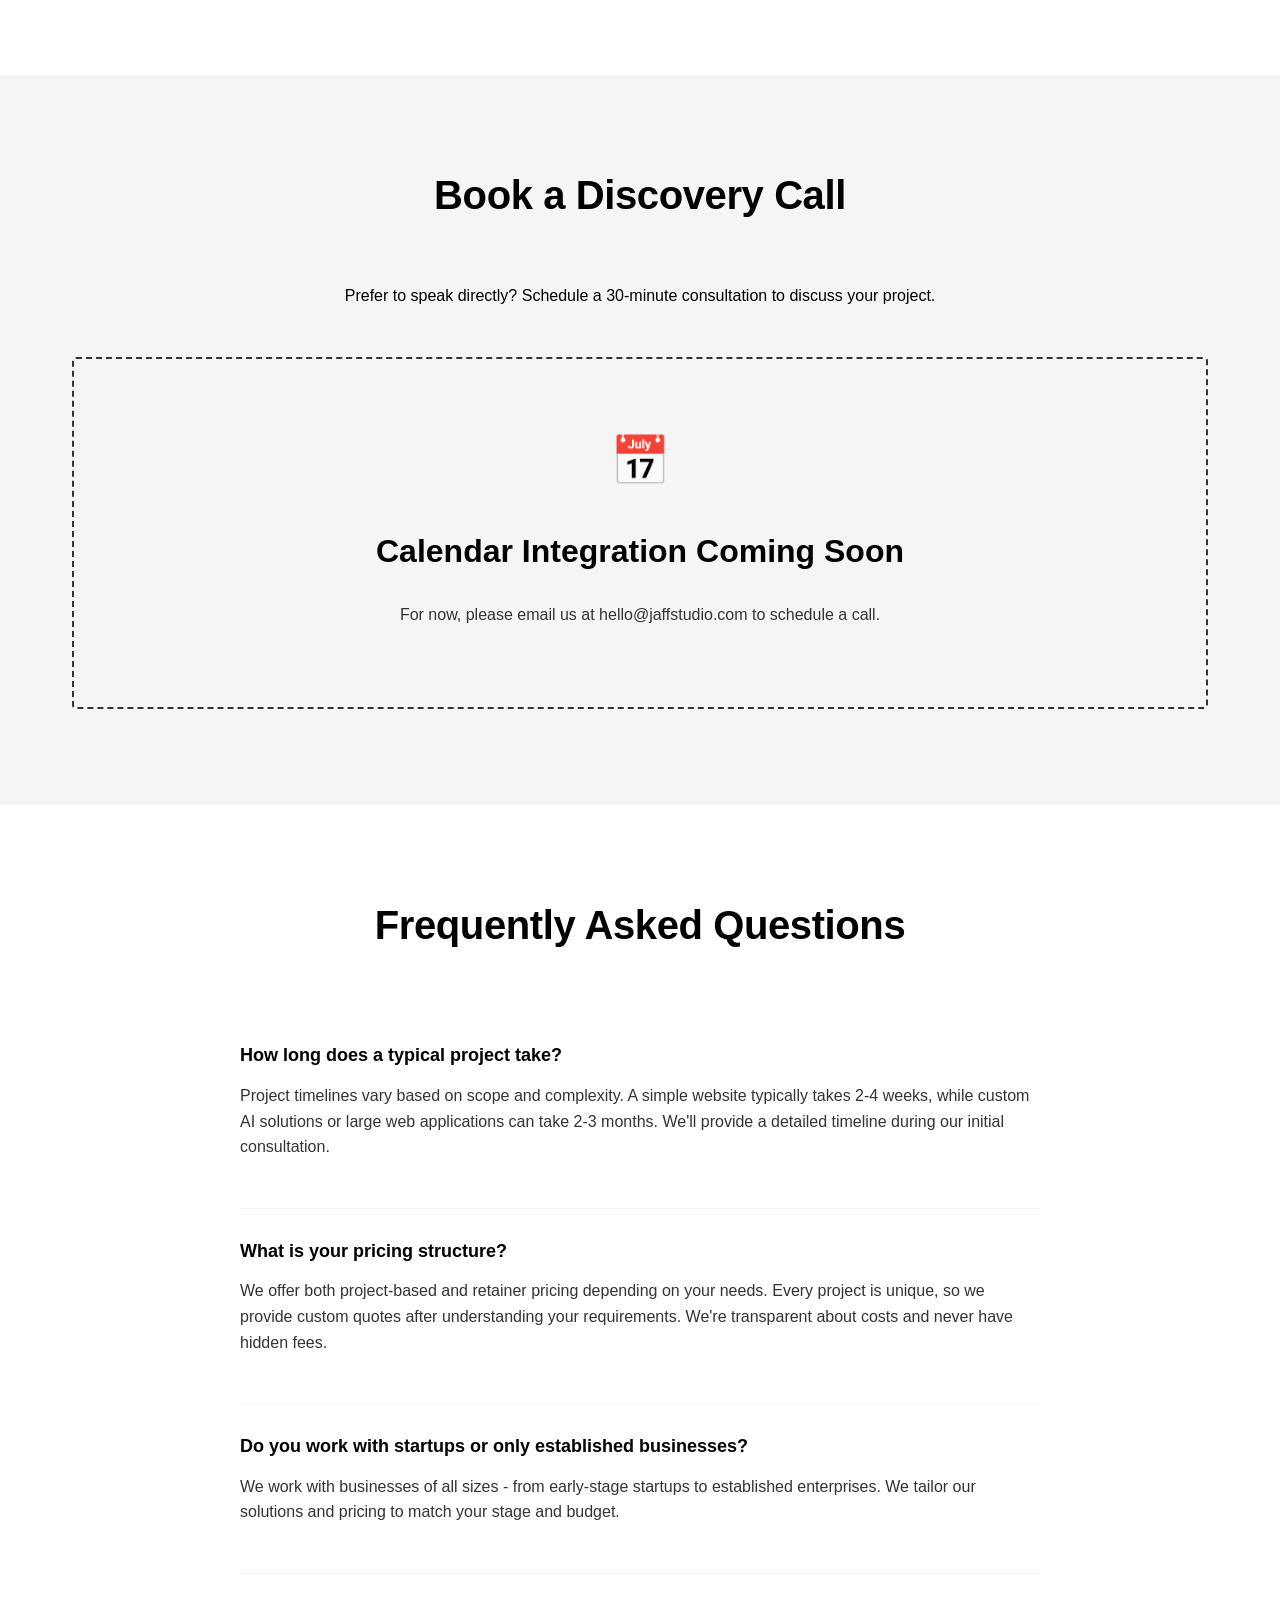
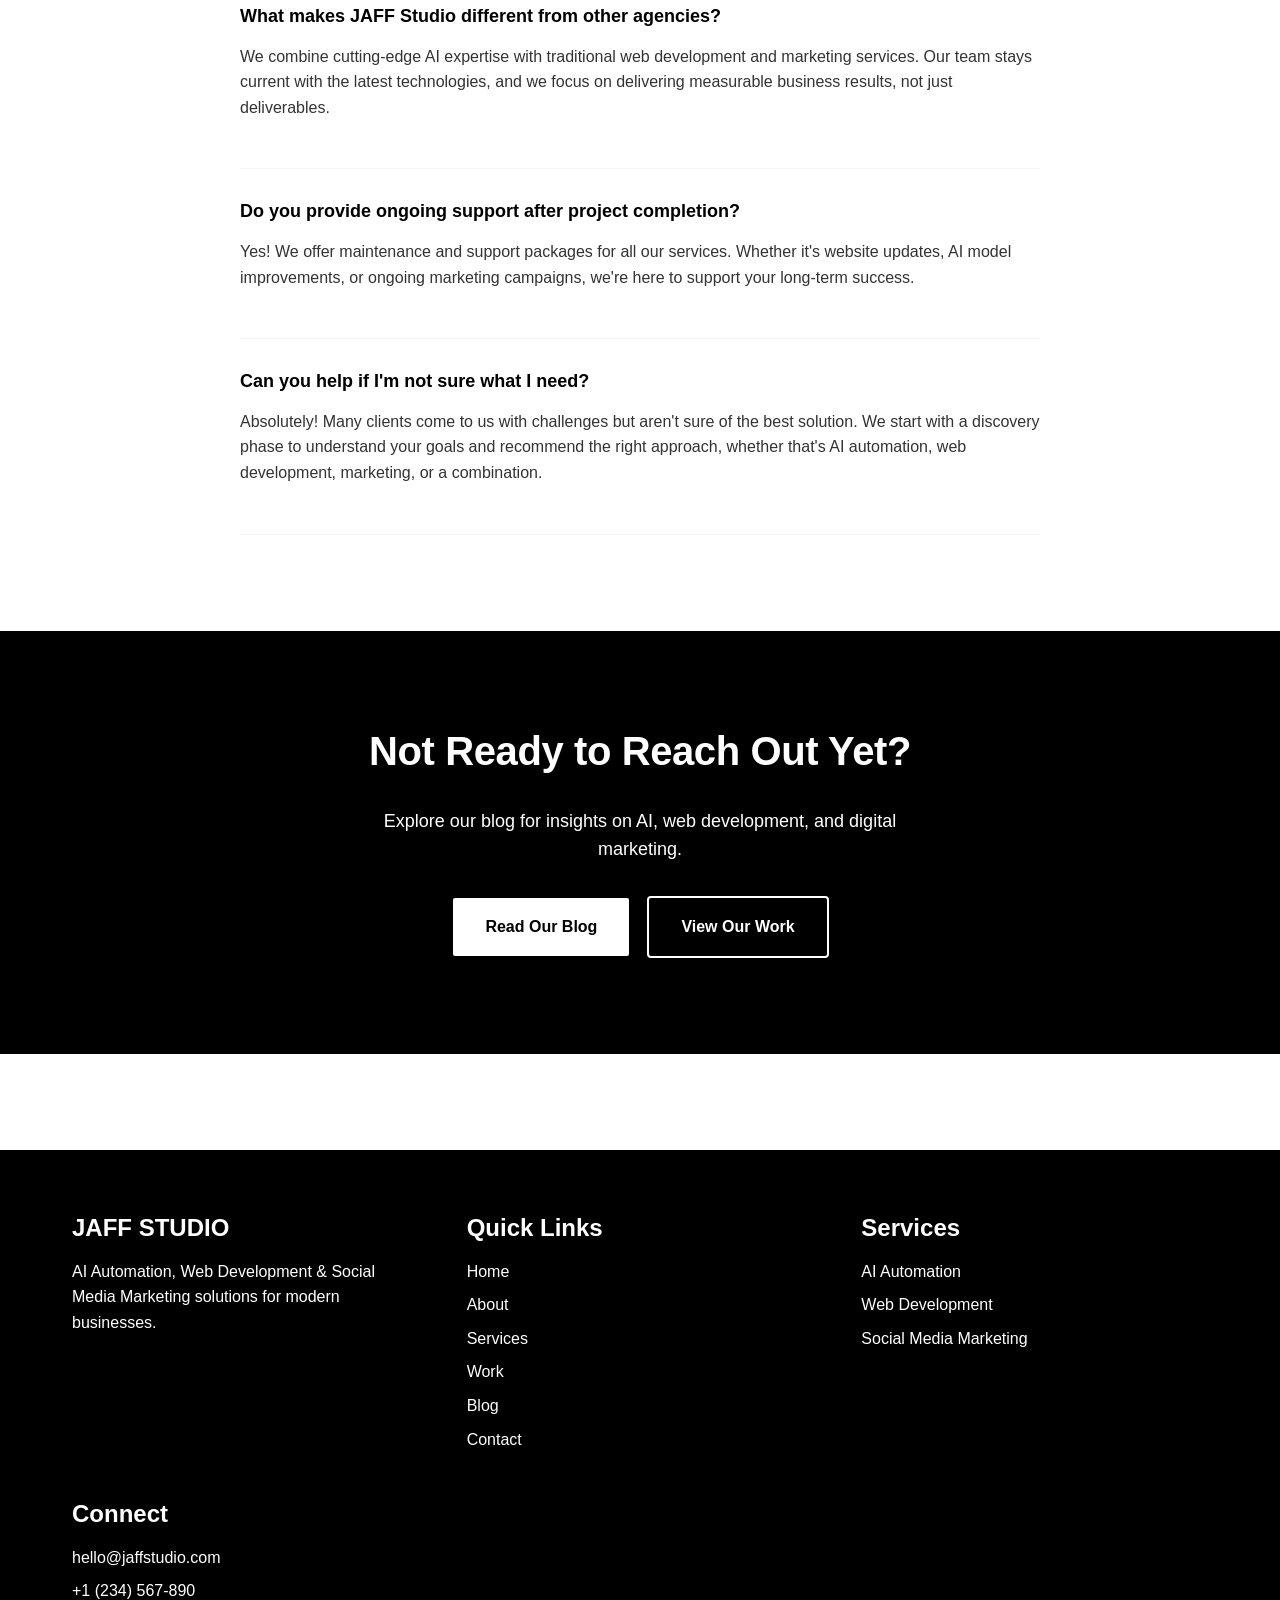
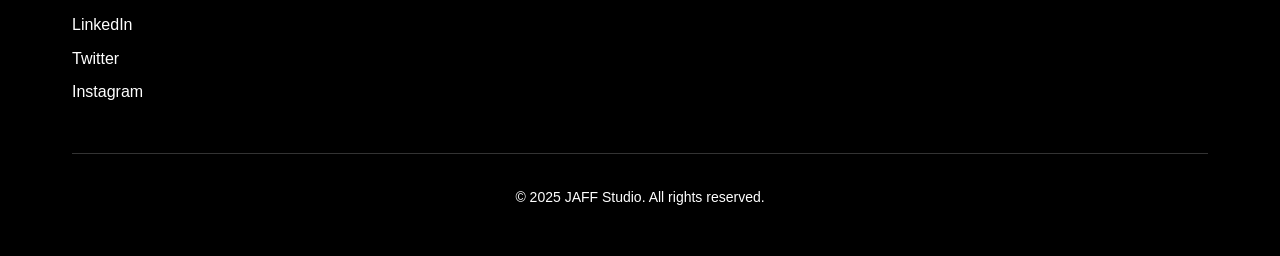
<file: contact.html>
<!DOCTYPE html>
<html lang="en">
<head>
    <meta charset="UTF-8">
    <meta name="viewport" content="width=device-width, initial-scale=1.0">
    <meta name="description" content="Contact JAFF Studio - Get in touch for AI Automation, Web Development, and Social Media Marketing services.">
    <title>Contact Us - JAFF Studio</title>
    <link rel="stylesheet" href="css/style.css">
</head>
<body>
    <!-- Header & Navigation -->
    <header>
        <nav class="container">
            <a href="index.html" class="logo">JAFF STUDIO</a>
            <div class="nav-links">
                <a href="index.html">Home</a>
                <a href="about.html">About</a>
                <a href="services.html">Services</a>
                <a href="work.html">Work</a>
                <a href="blog.html">Blog</a>
                <a href="contact.html" class="btn btn-primary">Contact</a>
            </div>
            <button class="mobile-menu-btn" aria-label="Toggle menu">
                <span></span>
                <span></span>
                <span></span>
            </button>
        </nav>
    </header>

    <!-- Hero Section -->
    <section class="hero" style="min-height: 50vh;">
        <div class="container">
            <h1>Get In Touch</h1>
            <p style="max-width: 700px; margin: 0 auto;">Ready to transform your business? Let's discuss how we can help you achieve your goals.</p>
        </div>
    </section>

    <!-- Contact Form & Info Section -->
    <section>
        <div class="container">
            <div class="page-layout">
                <!-- Contact Form -->
                <div>
                    <h2 style="margin-bottom: var(--spacing-lg);">Send Us a Message</h2>
                    <form id="contactForm">
                        <div class="form-group">
                            <label for="name">Name *</label>
                            <input type="text" id="name" name="name" required>
                        </div>

                        <div class="form-group">
                            <label for="email">Email *</label>
                            <input type="email" id="email" name="email" required>
                        </div>

                        <div class="form-group">
                            <label for="service">Service Needed *</label>
                            <select id="service" name="service" required>
                                <option value="">Select a service</option>
                                <option value="ai">AI Automation</option>
                                <option value="web">Web Development</option>
                                <option value="marketing">Social Media Marketing</option>
                                <option value="multiple">Multiple Services</option>
                                <option value="other">Other</option>
                            </select>
                        </div>

                        <div class="form-group">
                            <label for="budget">Budget Range</label>
                            <select id="budget" name="budget">
                                <option value="">Select budget range</option>
                                <option value="under5k">Under $5,000</option>
                                <option value="5k-10k">$5,000 - $10,000</option>
                                <option value="10k-25k">$10,000 - $25,000</option>
                                <option value="25k-50k">$25,000 - $50,000</option>
                                <option value="over50k">$50,000+</option>
                                <option value="not-sure">Not Sure Yet</option>
                            </select>
                        </div>

                        <div class="form-group">
                            <label for="message">Message *</label>
                            <textarea id="message" name="message" required placeholder="Tell us about your project..."></textarea>
                        </div>

                        <button type="submit" class="btn btn-primary" style="width: 100%;">Send Message</button>
                    </form>
                </div>

                <!-- Business Info Sidebar -->
                <div class="sidebar">
                    <div class="sidebar-section">
                        <h3>Contact Information</h3>
                        <div style="display: flex; flex-direction: column; gap: var(--spacing-md);">
                            <div>
                                <p style="font-weight: 600; margin-bottom: var(--spacing-xs);">📧 Email</p>
                                <a href="mailto:hello@jaffstudio.com">hello@jaffstudio.com</a>
                            </div>
                            <div>
                                <p style="font-weight: 600; margin-bottom: var(--spacing-xs);">📞 Phone</p>
                                <a href="tel:+1234567890">+1 (234) 567-890</a>
                            </div>
                            <div>
                                <p style="font-weight: 600; margin-bottom: var(--spacing-xs);">📍 Location</p>
                                <p>Kurdistan & Global</p>
                            </div>
                        </div>
                    </div>

                    <div class="sidebar-section">
                        <h3>Business Hours</h3>
                        <div style="display: flex; flex-direction: column; gap: var(--spacing-xs);">
                            <div style="display: flex; justify-content: space-between;">
                                <span>Monday - Friday</span>
                                <span style="font-weight: 600;">9AM - 6PM</span>
                            </div>
                            <div style="display: flex; justify-content: space-between;">
                                <span>Saturday</span>
                                <span style="font-weight: 600;">10AM - 4PM</span>
                            </div>
                            <div style="display: flex; justify-content: space-between;">
                                <span>Sunday</span>
                                <span style="font-weight: 600;">Closed</span>
                            </div>
                        </div>
                    </div>

                    <div class="sidebar-section">
                        <h3>Follow Us</h3>
                        <div class="sidebar-list">
                            <a href="#!">LinkedIn →</a>
                            <a href="#!">Twitter →</a>
                            <a href="#!">Instagram →</a>
                            <a href="#!">Facebook →</a>
                        </div>
                    </div>
                </div>
            </div>
        </div>
    </section>

    <!-- Book a Call Section -->
    <section style="background-color: var(--color-gray);">
        <div class="container">
            <h2 class="section-title">Book a Discovery Call</h2>
            <p style="text-align: center; max-width: 600px; margin: 0 auto var(--spacing-lg);">
                Prefer to speak directly? Schedule a 30-minute consultation to discuss your project.
            </p>
            <div class="calendar-placeholder">
                <div style="font-size: 3rem; margin-bottom: var(--spacing-md);">📅</div>
                <h3>Calendar Integration Coming Soon</h3>
                <p style="color: var(--color-dark-gray);">For now, please email us at hello@jaffstudio.com to schedule a call.</p>
            </div>
        </div>
    </section>

    <!-- FAQ Section -->
    <section>
        <div class="container">
            <h2 class="section-title">Frequently Asked Questions</h2>
            <div style="max-width: 800px; margin: 0 auto;">
                <div class="faq-item">
                    <h3 class="faq-question">How long does a typical project take?</h3>
                    <p class="faq-answer">Project timelines vary based on scope and complexity. A simple website typically takes 2-4 weeks, while custom AI solutions or large web applications can take 2-3 months. We'll provide a detailed timeline during our initial consultation.</p>
                </div>

                <div class="faq-item">
                    <h3 class="faq-question">What is your pricing structure?</h3>
                    <p class="faq-answer">We offer both project-based and retainer pricing depending on your needs. Every project is unique, so we provide custom quotes after understanding your requirements. We're transparent about costs and never have hidden fees.</p>
                </div>

                <div class="faq-item">
                    <h3 class="faq-question">Do you work with startups or only established businesses?</h3>
                    <p class="faq-answer">We work with businesses of all sizes - from early-stage startups to established enterprises. We tailor our solutions and pricing to match your stage and budget.</p>
                </div>

                <div class="faq-item">
                    <h3 class="faq-question">What makes JAFF Studio different from other agencies?</h3>
                    <p class="faq-answer">We combine cutting-edge AI expertise with traditional web development and marketing services. Our team stays current with the latest technologies, and we focus on delivering measurable business results, not just deliverables.</p>
                </div>

                <div class="faq-item">
                    <h3 class="faq-question">Do you provide ongoing support after project completion?</h3>
                    <p class="faq-answer">Yes! We offer maintenance and support packages for all our services. Whether it's website updates, AI model improvements, or ongoing marketing campaigns, we're here to support your long-term success.</p>
                </div>

                <div class="faq-item">
                    <h3 class="faq-question">Can you help if I'm not sure what I need?</h3>
                    <p class="faq-answer">Absolutely! Many clients come to us with challenges but aren't sure of the best solution. We start with a discovery phase to understand your goals and recommend the right approach, whether that's AI automation, web development, marketing, or a combination.</p>
                </div>
            </div>
        </div>
    </section>

    <!-- CTA Section -->
    <section id="cta" style="background-color: var(--color-black); color: var(--color-white); text-align: center;">
        <div class="container">
            <h2>Not Ready to Reach Out Yet?</h2>
            <p style="font-size: var(--font-size-large); max-width: 600px; margin: 0 auto 2rem;">
                Explore our blog for insights on AI, web development, and digital marketing.
            </p>
            <div style="display: flex; gap: 1rem; justify-content: center; flex-wrap: wrap;">
                <a href="blog.html" class="btn btn-secondary">Read Our Blog</a>
                <a href="work.html" class="btn" style="color: white; border: 2px solid white;">View Our Work</a>
            </div>
        </div>
    </section>

    <!-- Footer -->
    <footer>
        <div class="container">
            <div class="footer-content">
                <div class="footer-section">
                    <h4>JAFF STUDIO</h4>
                    <p>AI Automation, Web Development & Social Media Marketing solutions for modern businesses.</p>
                </div>
                <div class="footer-section">
                    <h4>Quick Links</h4>
                    <div class="footer-links">
                        <a href="index.html">Home</a>
                        <a href="about.html">About</a>
                        <a href="services.html">Services</a>
                        <a href="work.html">Work</a>
                        <a href="blog.html">Blog</a>
                        <a href="contact.html">Contact</a>
                    </div>
                </div>
                <div class="footer-section">
                    <h4>Services</h4>
                    <div class="footer-links">
                        <a href="services.html#ai">AI Automation</a>
                        <a href="services.html#web">Web Development</a>
                        <a href="services.html#marketing">Social Media Marketing</a>
                    </div>
                </div>
                <div class="footer-section">
                    <h4>Connect</h4>
                    <div class="footer-links">
                        <a href="mailto:hello@jaffstudio.com">hello@jaffstudio.com</a>
                        <a href="tel:+1234567890">+1 (234) 567-890</a>
                        <a href="#!">LinkedIn</a>
                        <a href="#!">Twitter</a>
                        <a href="#!">Instagram</a>
                    </div>
                </div>
            </div>
            <div class="footer-bottom">
                <p>&copy; 2025 JAFF Studio. All rights reserved.</p>
            </div>
        </div>
    </footer>

    <script src="js/main.js"></script>
</body>
</html>
</file>
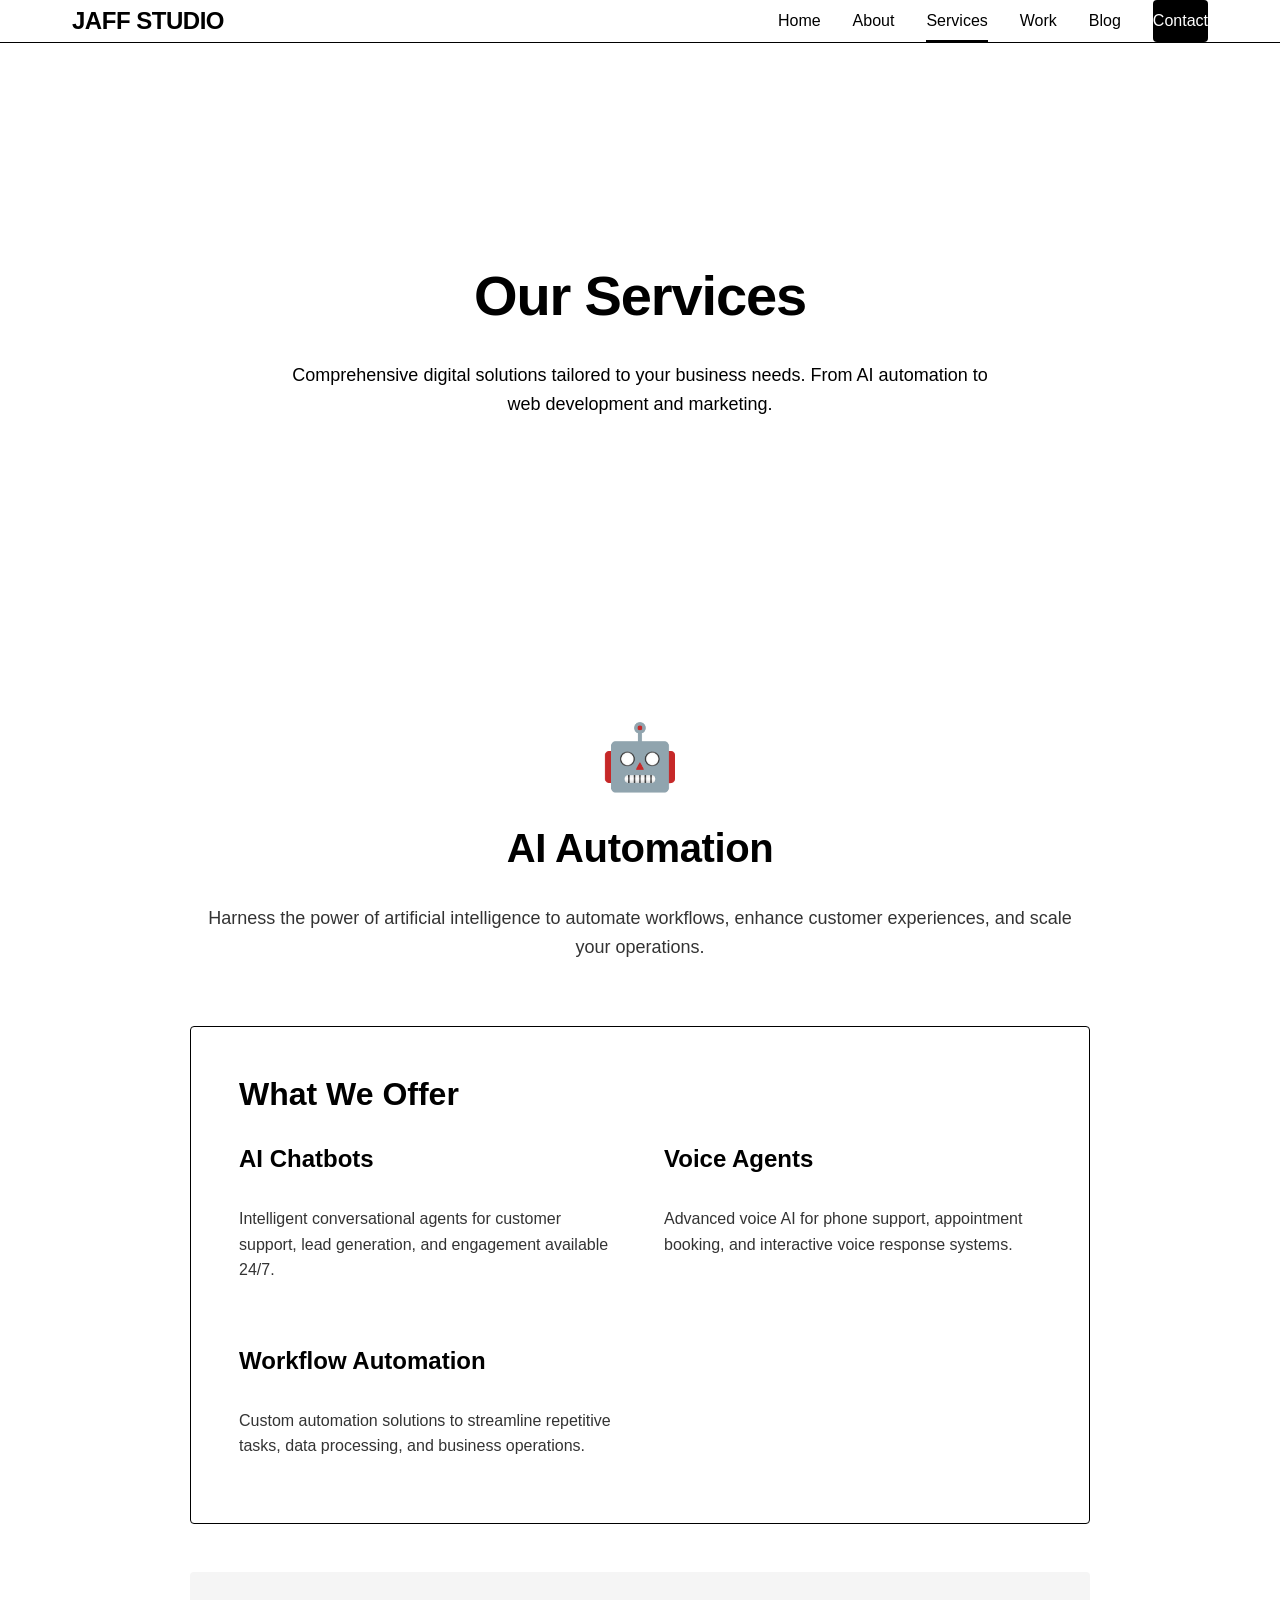
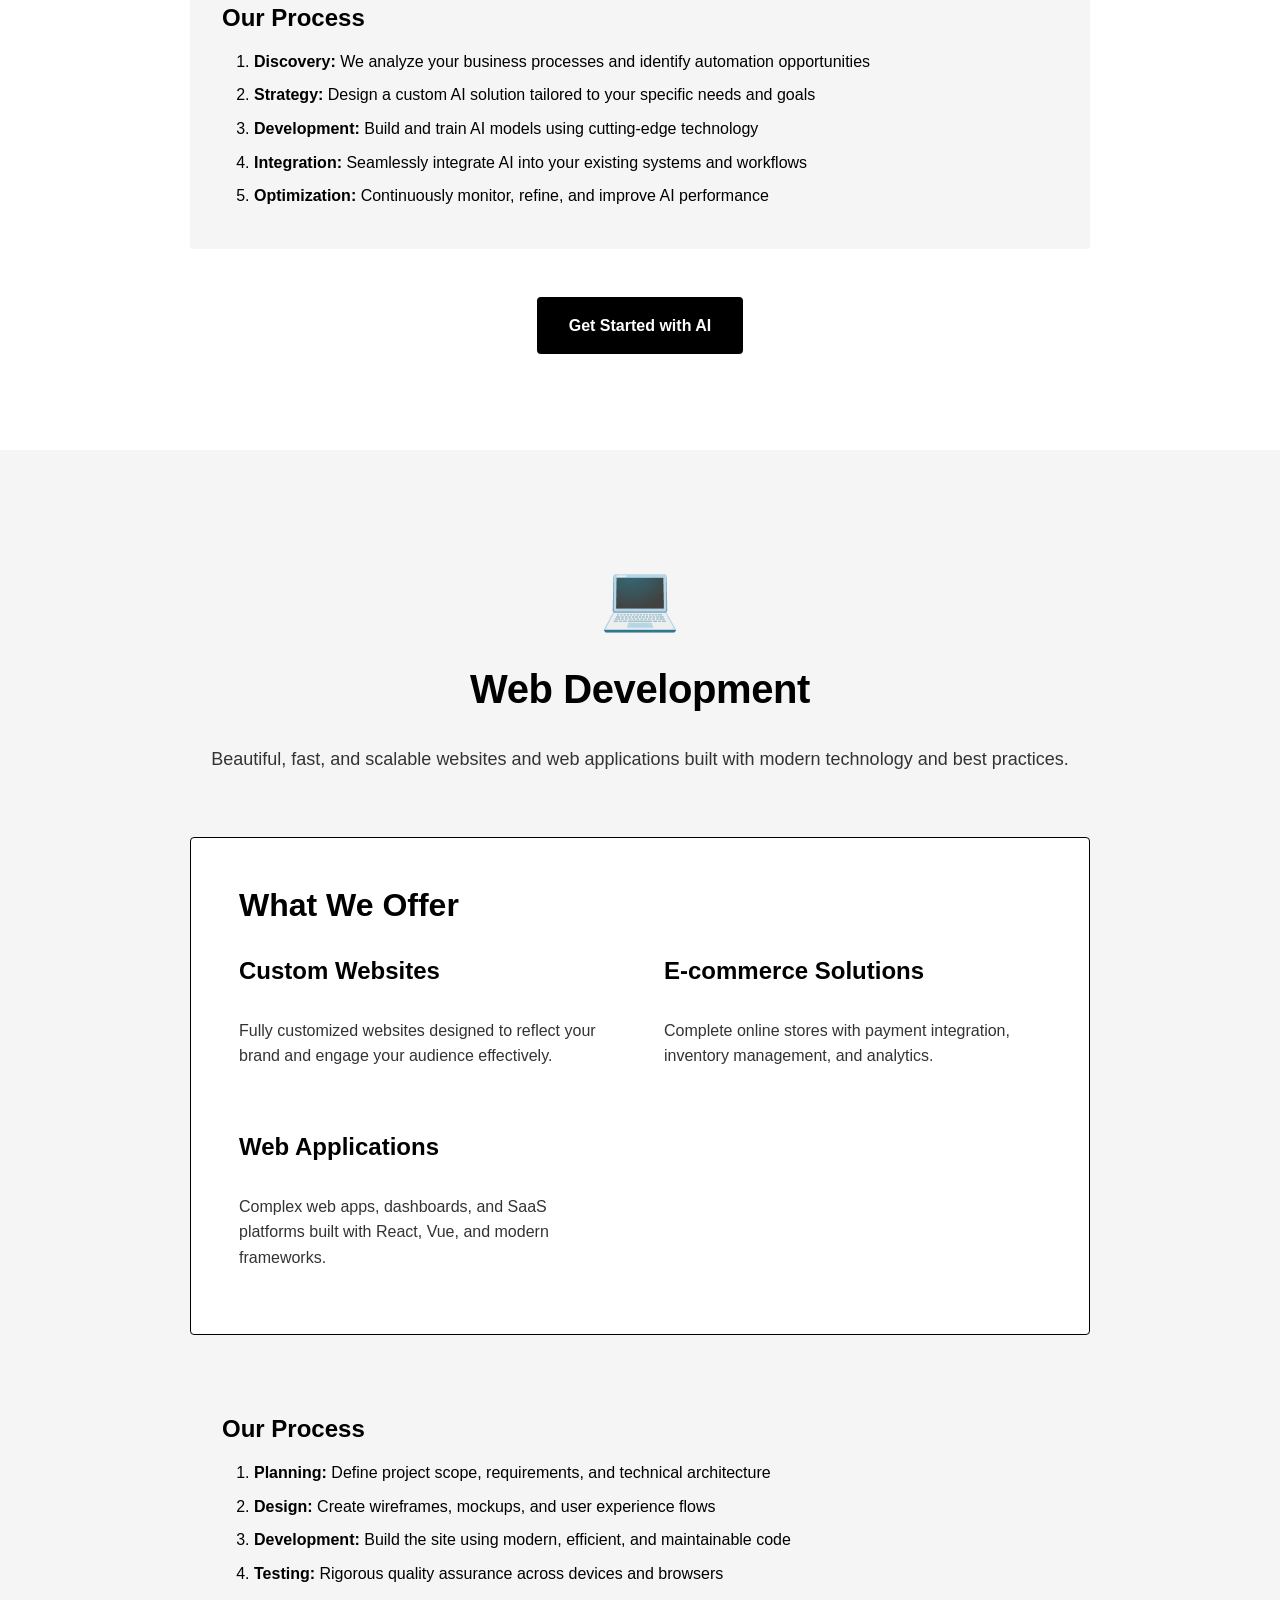
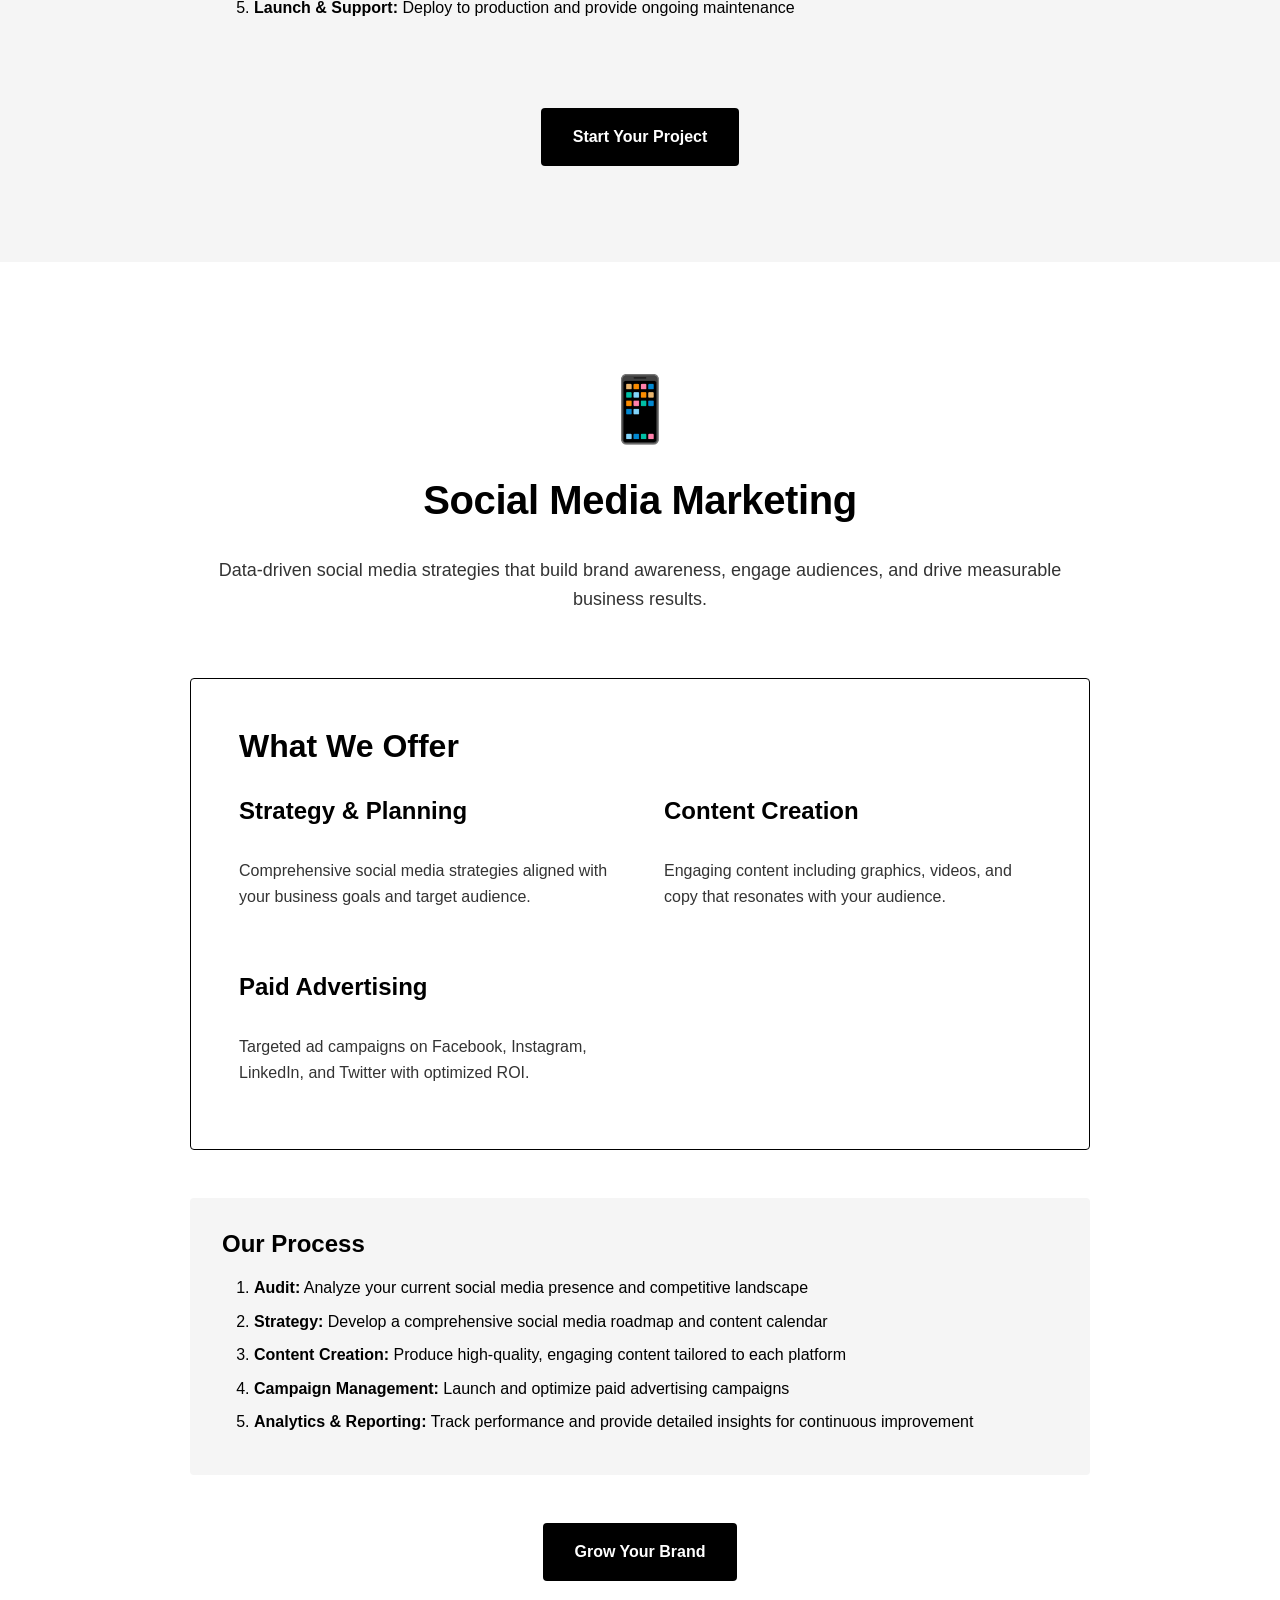
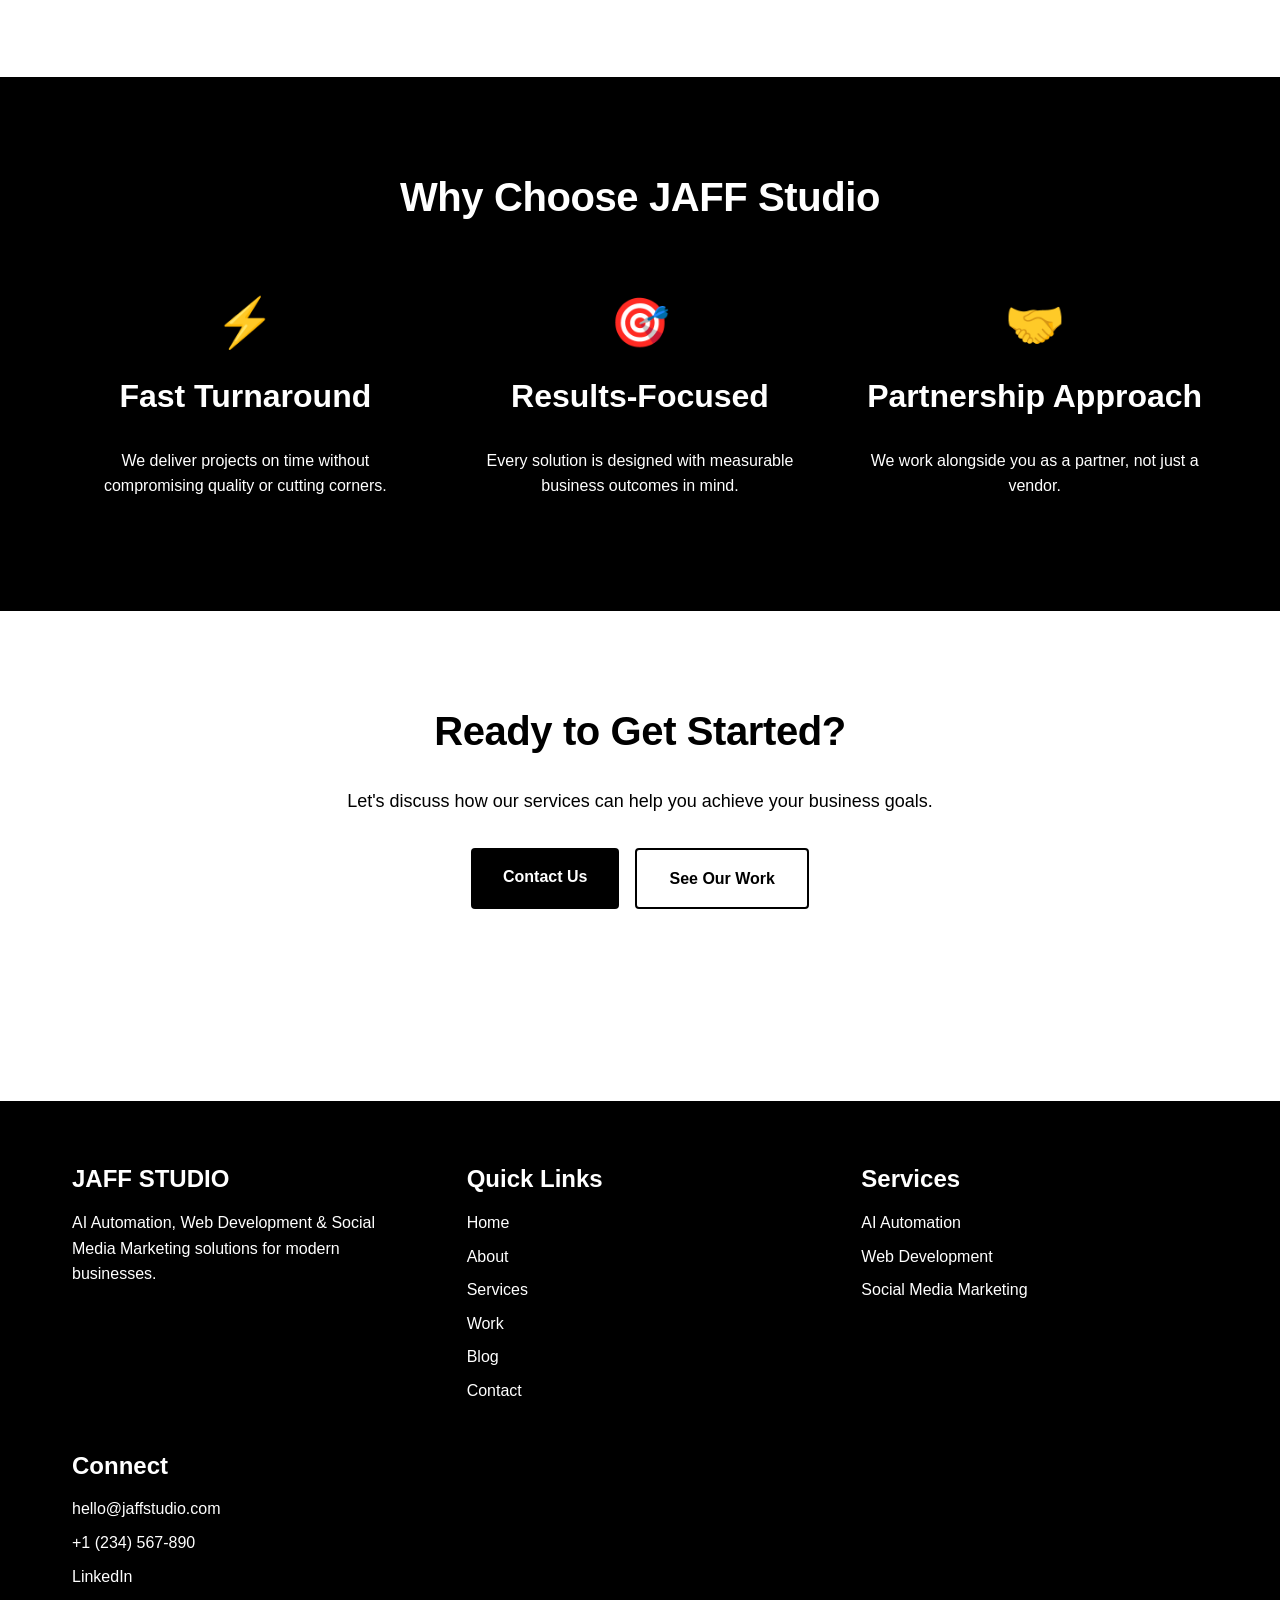
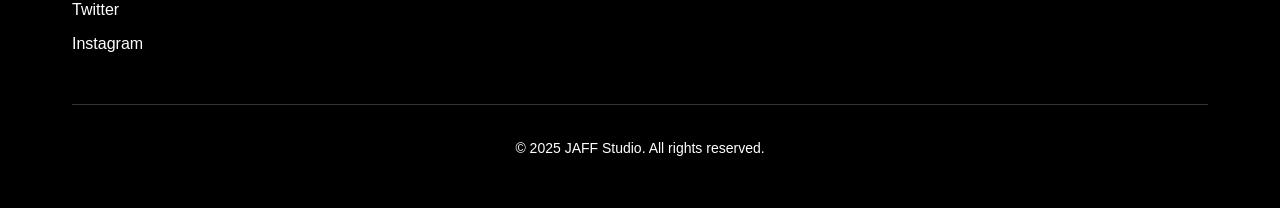
<file: services.html>
<!DOCTYPE html>
<html lang="en">
<head>
    <meta charset="UTF-8">
    <meta name="viewport" content="width=device-width, initial-scale=1.0">
    <meta name="description" content="JAFF Studio Services - AI Automation, Web Development, and Social Media Marketing. Custom solutions to transform your business.">
    <title>Our Services - JAFF Studio</title>
    <link rel="stylesheet" href="css/style.css">
</head>
<body>
    <!-- Header & Navigation -->
    <header>
        <nav class="container">
            <a href="index.html" class="logo">JAFF STUDIO</a>
            <div class="nav-links">
                <a href="index.html">Home</a>
                <a href="about.html">About</a>
                <a href="services.html">Services</a>
                <a href="work.html">Work</a>
                <a href="blog.html">Blog</a>
                <a href="contact.html" class="btn btn-primary">Contact</a>
            </div>
            <button class="mobile-menu-btn" aria-label="Toggle menu">
                <span></span>
                <span></span>
                <span></span>
            </button>
        </nav>
    </header>

    <!-- Hero Section -->
    <section class="hero" style="min-height: 60vh;">
        <div class="container">
            <h1>Our Services</h1>
            <p style="max-width: 700px; margin: 0 auto;">Comprehensive digital solutions tailored to your business needs. From AI automation to web development and marketing.</p>
        </div>
    </section>

    <!-- AI Automation Service -->
    <section id="ai">
        <div class="container">
            <div style="max-width: 900px; margin: 0 auto;">
                <div style="text-align: center; margin-bottom: var(--spacing-xl);">
                    <div style="font-size: 4rem; margin-bottom: var(--spacing-sm);">🤖</div>
                    <h2>AI Automation</h2>
                    <p style="font-size: var(--font-size-large); color: var(--color-dark-gray);">
                        Harness the power of artificial intelligence to automate workflows, enhance customer experiences, and scale your operations.
                    </p>
                </div>

                <div class="card" style="margin-bottom: var(--spacing-lg);">
                    <h3>What We Offer</h3>
                    <div class="grid grid-3" style="margin-top: var(--spacing-md);">
                        <div>
                            <h4>AI Chatbots</h4>
                            <p>Intelligent conversational agents for customer support, lead generation, and engagement available 24/7.</p>
                        </div>
                        <div>
                            <h4>Voice Agents</h4>
                            <p>Advanced voice AI for phone support, appointment booking, and interactive voice response systems.</p>
                        </div>
                        <div>
                            <h4>Workflow Automation</h4>
                            <p>Custom automation solutions to streamline repetitive tasks, data processing, and business operations.</p>
                        </div>
                    </div>
                </div>

                <div class="service-process">
                    <h4>Our Process</h4>
                    <ol>
                        <li><strong>Discovery:</strong> We analyze your business processes and identify automation opportunities</li>
                        <li><strong>Strategy:</strong> Design a custom AI solution tailored to your specific needs and goals</li>
                        <li><strong>Development:</strong> Build and train AI models using cutting-edge technology</li>
                        <li><strong>Integration:</strong> Seamlessly integrate AI into your existing systems and workflows</li>
                        <li><strong>Optimization:</strong> Continuously monitor, refine, and improve AI performance</li>
                    </ol>
                </div>

                <div style="text-align: center; margin-top: var(--spacing-lg);">
                    <a href="contact.html" class="btn btn-primary">Get Started with AI</a>
                </div>
            </div>
        </div>
    </section>

    <!-- Web Development Service -->
    <section id="web" style="background-color: var(--color-gray);">
        <div class="container">
            <div style="max-width: 900px; margin: 0 auto;">
                <div style="text-align: center; margin-bottom: var(--spacing-xl);">
                    <div style="font-size: 4rem; margin-bottom: var(--spacing-sm);">💻</div>
                    <h2>Web Development</h2>
                    <p style="font-size: var(--font-size-large); color: var(--color-dark-gray);">
                        Beautiful, fast, and scalable websites and web applications built with modern technology and best practices.
                    </p>
                </div>

                <div class="card" style="margin-bottom: var(--spacing-lg);">
                    <h3>What We Offer</h3>
                    <div class="grid grid-3" style="margin-top: var(--spacing-md);">
                        <div>
                            <h4>Custom Websites</h4>
                            <p>Fully customized websites designed to reflect your brand and engage your audience effectively.</p>
                        </div>
                        <div>
                            <h4>E-commerce Solutions</h4>
                            <p>Complete online stores with payment integration, inventory management, and analytics.</p>
                        </div>
                        <div>
                            <h4>Web Applications</h4>
                            <p>Complex web apps, dashboards, and SaaS platforms built with React, Vue, and modern frameworks.</p>
                        </div>
                    </div>
                </div>

                <div class="service-process">
                    <h4>Our Process</h4>
                    <ol>
                        <li><strong>Planning:</strong> Define project scope, requirements, and technical architecture</li>
                        <li><strong>Design:</strong> Create wireframes, mockups, and user experience flows</li>
                        <li><strong>Development:</strong> Build the site using modern, efficient, and maintainable code</li>
                        <li><strong>Testing:</strong> Rigorous quality assurance across devices and browsers</li>
                        <li><strong>Launch & Support:</strong> Deploy to production and provide ongoing maintenance</li>
                    </ol>
                </div>

                <div style="text-align: center; margin-top: var(--spacing-lg);">
                    <a href="contact.html" class="btn btn-primary">Start Your Project</a>
                </div>
            </div>
        </div>
    </section>

    <!-- Social Media Marketing Service -->
    <section id="marketing">
        <div class="container">
            <div style="max-width: 900px; margin: 0 auto;">
                <div style="text-align: center; margin-bottom: var(--spacing-xl);">
                    <div style="font-size: 4rem; margin-bottom: var(--spacing-sm);">📱</div>
                    <h2>Social Media Marketing</h2>
                    <p style="font-size: var(--font-size-large); color: var(--color-dark-gray);">
                        Data-driven social media strategies that build brand awareness, engage audiences, and drive measurable business results.
                    </p>
                </div>

                <div class="card" style="margin-bottom: var(--spacing-lg);">
                    <h3>What We Offer</h3>
                    <div class="grid grid-3" style="margin-top: var(--spacing-md);">
                        <div>
                            <h4>Strategy & Planning</h4>
                            <p>Comprehensive social media strategies aligned with your business goals and target audience.</p>
                        </div>
                        <div>
                            <h4>Content Creation</h4>
                            <p>Engaging content including graphics, videos, and copy that resonates with your audience.</p>
                        </div>
                        <div>
                            <h4>Paid Advertising</h4>
                            <p>Targeted ad campaigns on Facebook, Instagram, LinkedIn, and Twitter with optimized ROI.</p>
                        </div>
                    </div>
                </div>

                <div class="service-process">
                    <h4>Our Process</h4>
                    <ol>
                        <li><strong>Audit:</strong> Analyze your current social media presence and competitive landscape</li>
                        <li><strong>Strategy:</strong> Develop a comprehensive social media roadmap and content calendar</li>
                        <li><strong>Content Creation:</strong> Produce high-quality, engaging content tailored to each platform</li>
                        <li><strong>Campaign Management:</strong> Launch and optimize paid advertising campaigns</li>
                        <li><strong>Analytics & Reporting:</strong> Track performance and provide detailed insights for continuous improvement</li>
                    </ol>
                </div>

                <div style="text-align: center; margin-top: var(--spacing-lg);">
                    <a href="contact.html" class="btn btn-primary">Grow Your Brand</a>
                </div>
            </div>
        </div>
    </section>

    <!-- Why Choose Our Services -->
    <section style="background-color: var(--color-black); color: var(--color-white);">
        <div class="container">
            <h2 class="section-title">Why Choose JAFF Studio</h2>
            <div class="grid grid-3">
                <div style="text-align: center;">
                    <div style="font-size: 3rem; margin-bottom: var(--spacing-sm);">⚡</div>
                    <h3>Fast Turnaround</h3>
                    <p>We deliver projects on time without compromising quality or cutting corners.</p>
                </div>
                <div style="text-align: center;">
                    <div style="font-size: 3rem; margin-bottom: var(--spacing-sm);">🎯</div>
                    <h3>Results-Focused</h3>
                    <p>Every solution is designed with measurable business outcomes in mind.</p>
                </div>
                <div style="text-align: center;">
                    <div style="font-size: 3rem; margin-bottom: var(--spacing-sm);">🤝</div>
                    <h3>Partnership Approach</h3>
                    <p>We work alongside you as a partner, not just a vendor.</p>
                </div>
            </div>
        </div>
    </section>

    <!-- CTA Section -->
    <section id="cta" style="text-align: center;">
        <div class="container">
            <h2>Ready to Get Started?</h2>
            <p style="font-size: var(--font-size-large); max-width: 600px; margin: 0 auto 2rem;">
                Let's discuss how our services can help you achieve your business goals.
            </p>
            <div style="display: flex; gap: 1rem; justify-content: center; flex-wrap: wrap;">
                <a href="contact.html" class="btn btn-primary">Contact Us</a>
                <a href="work.html" class="btn btn-secondary">See Our Work</a>
            </div>
        </div>
    </section>

    <!-- Footer -->
    <footer>
        <div class="container">
            <div class="footer-content">
                <div class="footer-section">
                    <h4>JAFF STUDIO</h4>
                    <p>AI Automation, Web Development & Social Media Marketing solutions for modern businesses.</p>
                </div>
                <div class="footer-section">
                    <h4>Quick Links</h4>
                    <div class="footer-links">
                        <a href="index.html">Home</a>
                        <a href="about.html">About</a>
                        <a href="services.html">Services</a>
                        <a href="work.html">Work</a>
                        <a href="blog.html">Blog</a>
                        <a href="contact.html">Contact</a>
                    </div>
                </div>
                <div class="footer-section">
                    <h4>Services</h4>
                    <div class="footer-links">
                        <a href="services.html#ai">AI Automation</a>
                        <a href="services.html#web">Web Development</a>
                        <a href="services.html#marketing">Social Media Marketing</a>
                    </div>
                </div>
                <div class="footer-section">
                    <h4>Connect</h4>
                    <div class="footer-links">
                        <a href="mailto:hello@jaffstudio.com">hello@jaffstudio.com</a>
                        <a href="tel:+1234567890">+1 (234) 567-890</a>
                        <a href="#!">LinkedIn</a>
                        <a href="#!">Twitter</a>
                        <a href="#!">Instagram</a>
                    </div>
                </div>
            </div>
            <div class="footer-bottom">
                <p>&copy; 2025 JAFF Studio. All rights reserved.</p>
            </div>
        </div>
    </footer>

    <script src="js/main.js"></script>
</body>
</html>
</file>
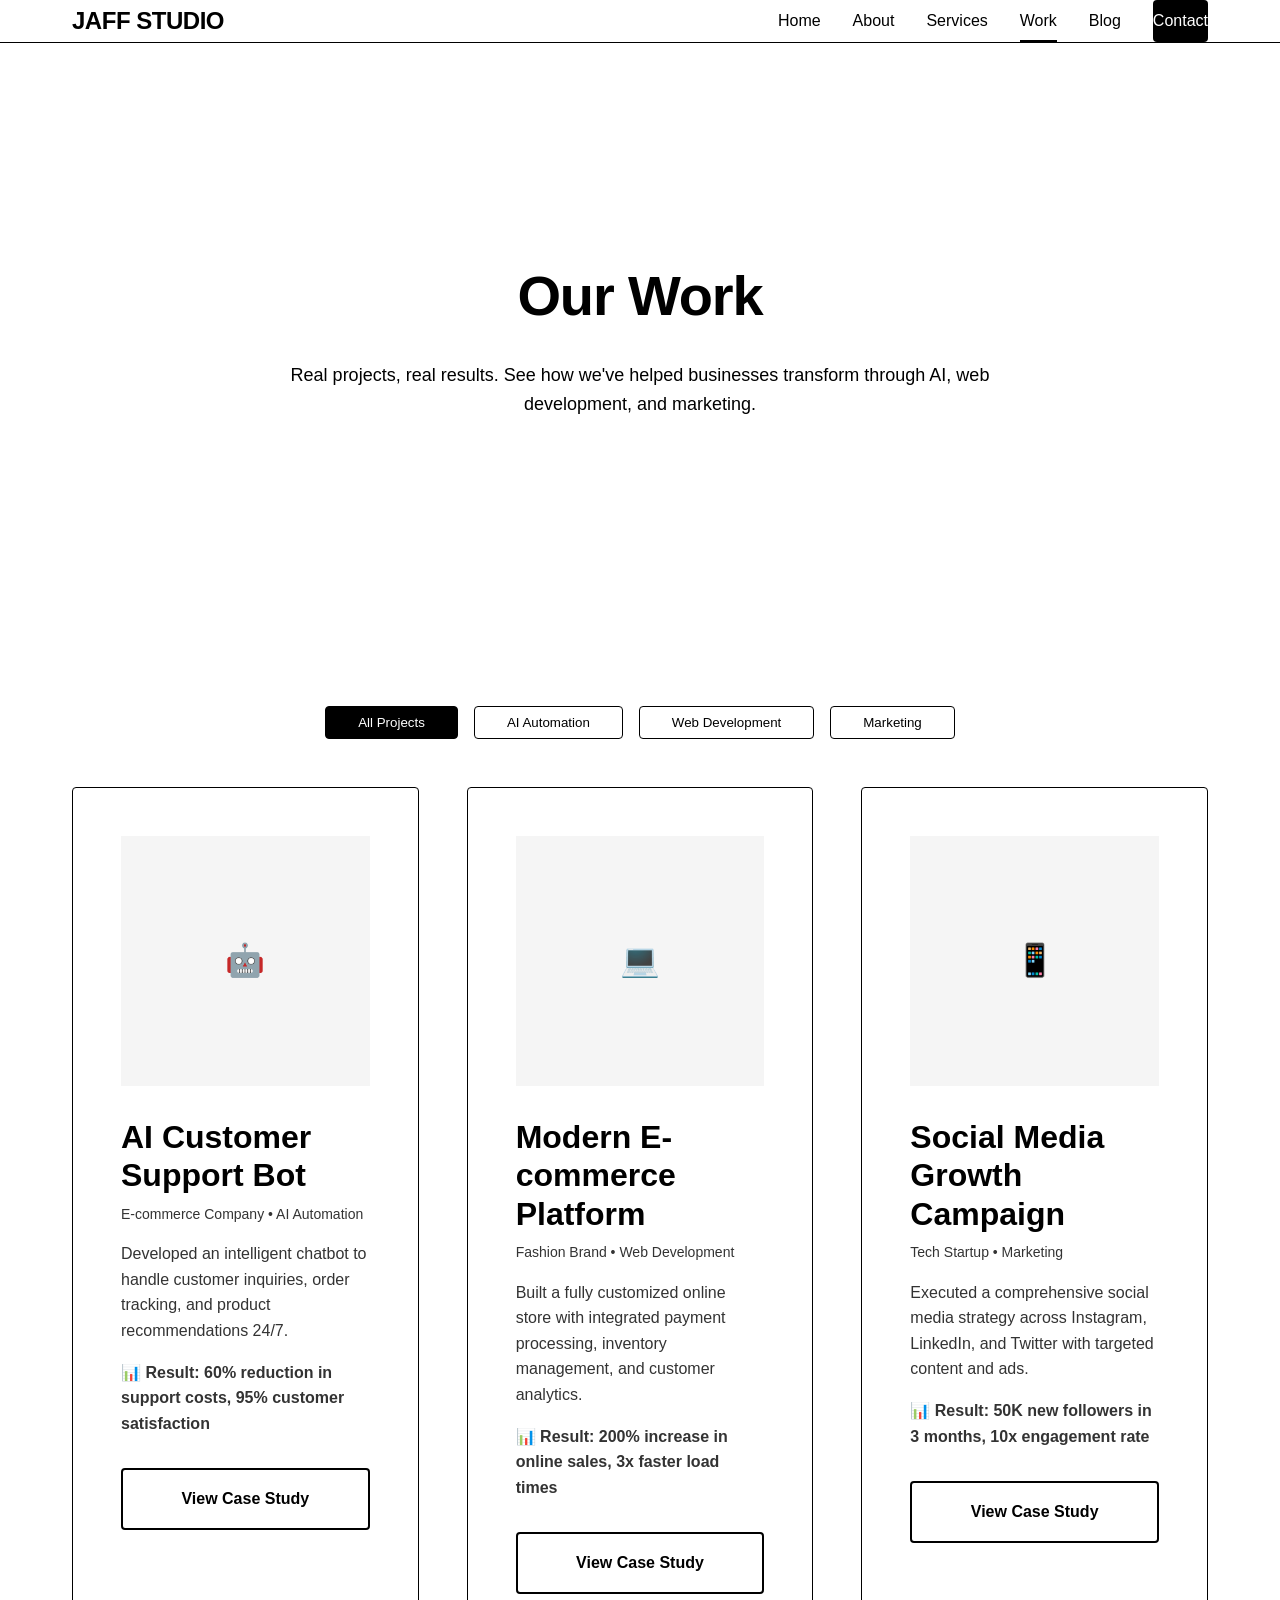
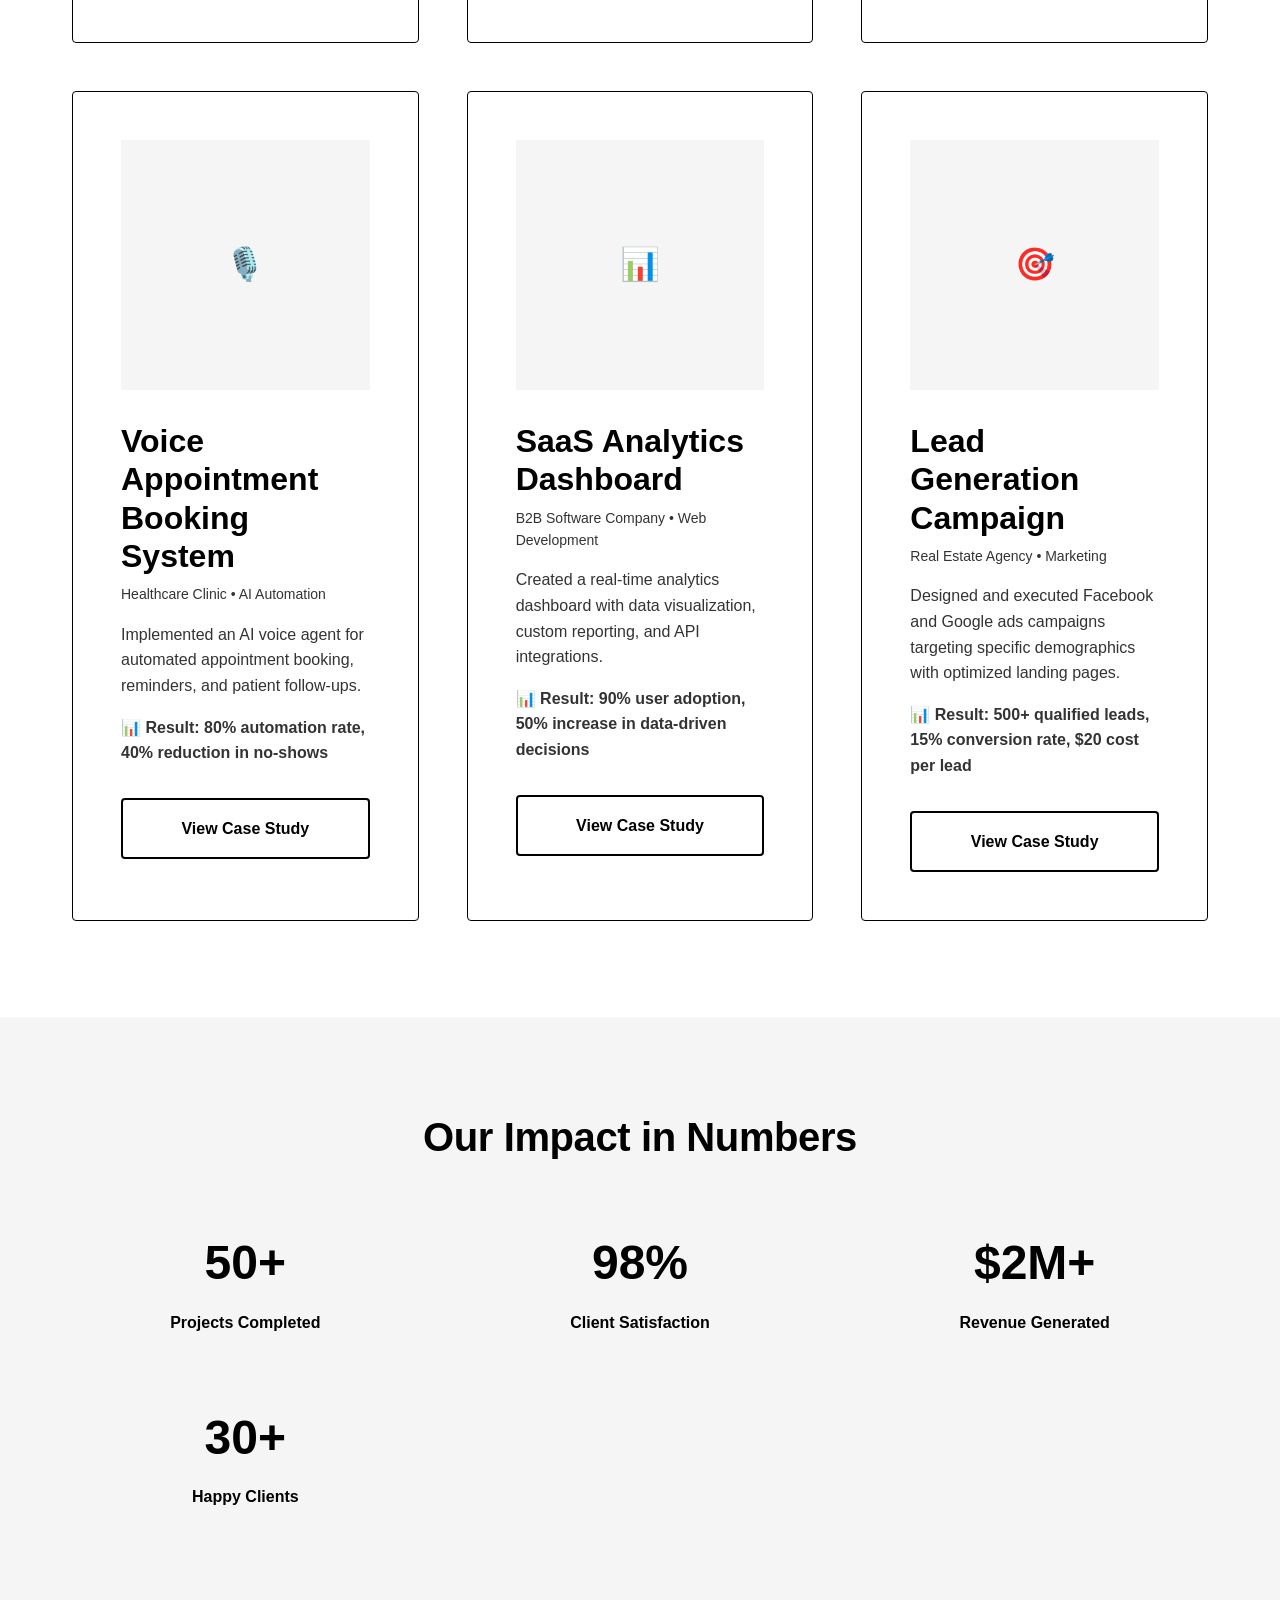
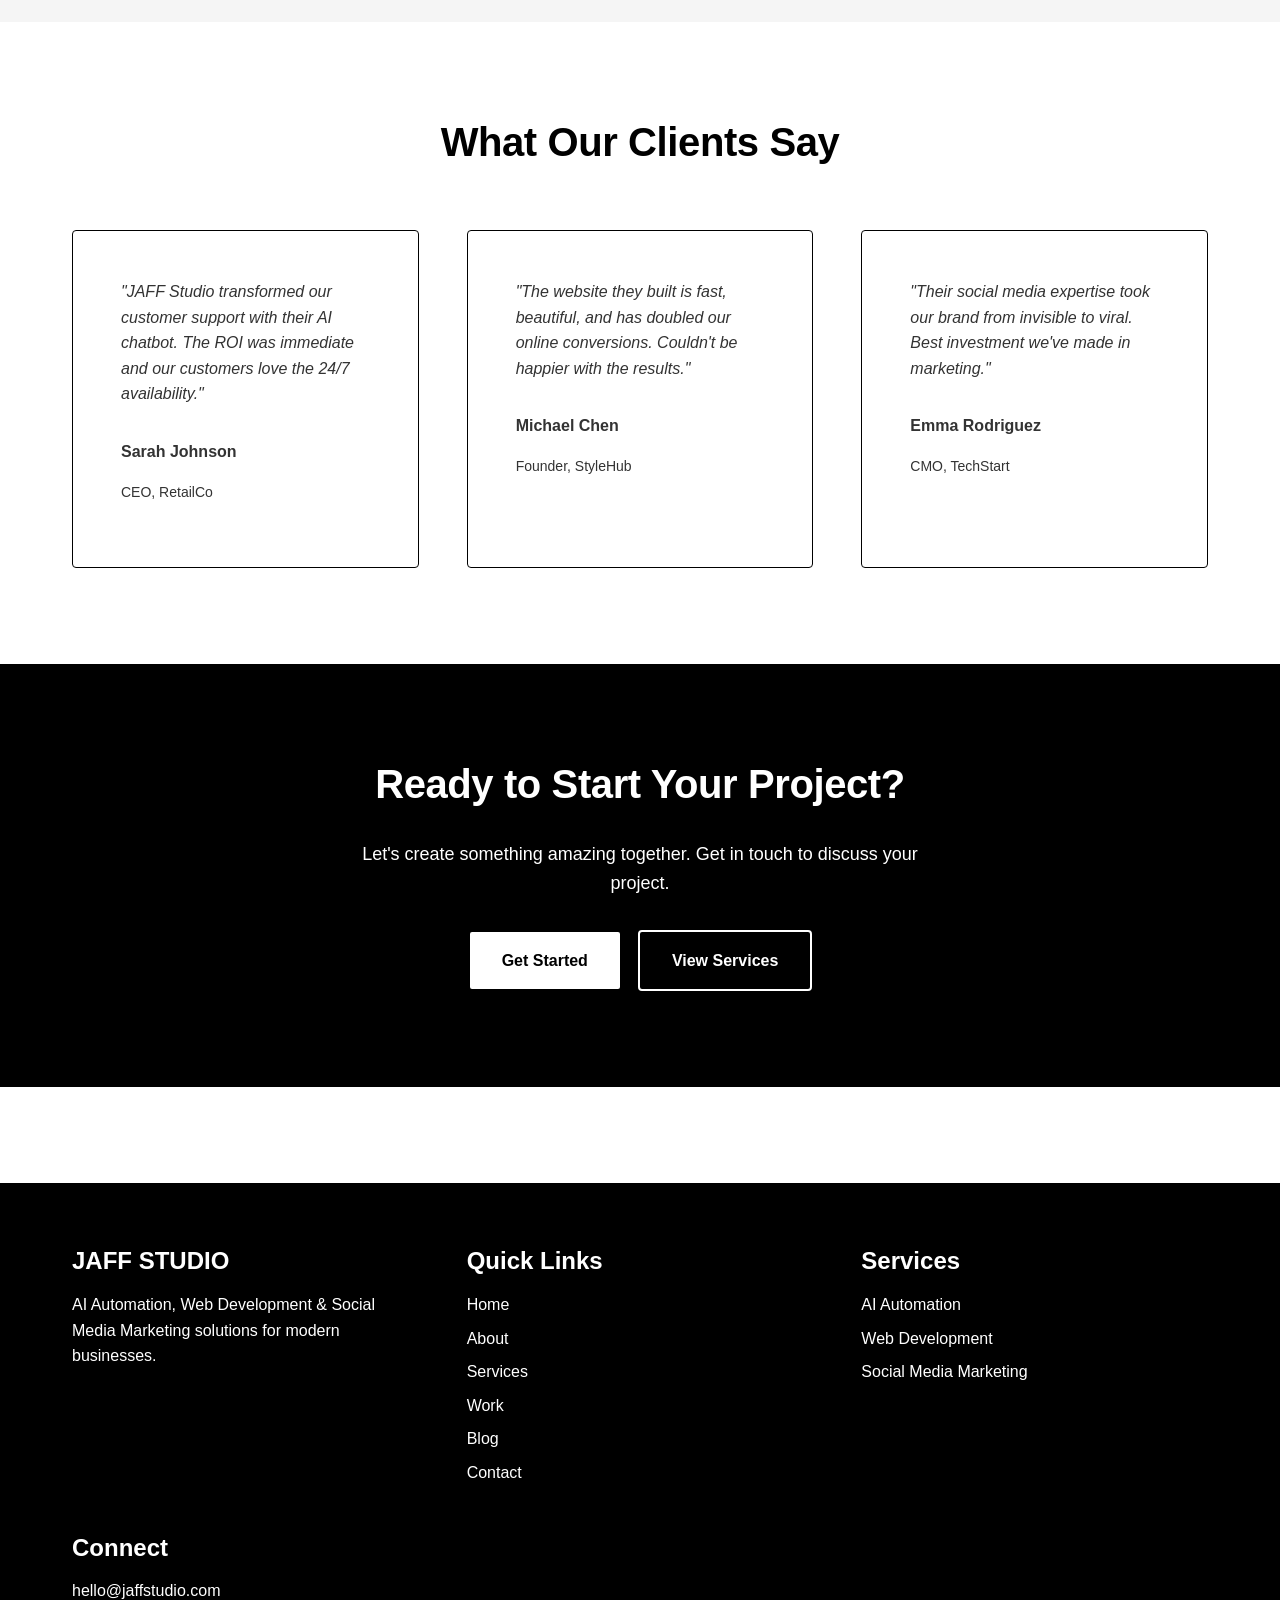
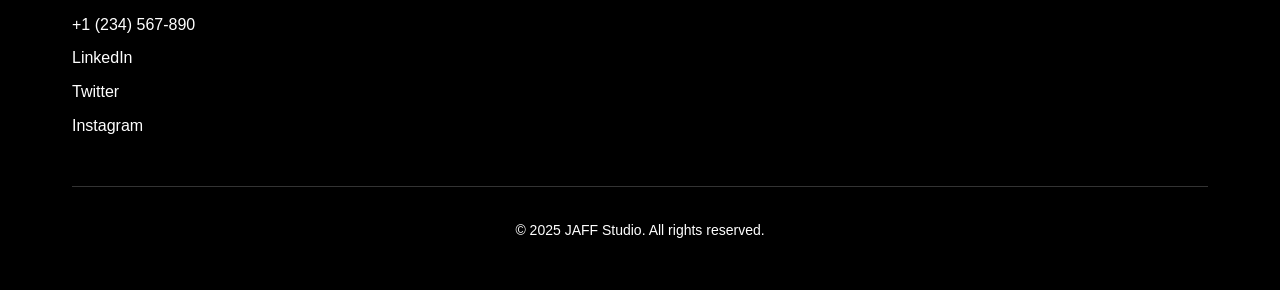
<file: work.html>
<!DOCTYPE html>
<html lang="en">
<head>
    <meta charset="UTF-8">
    <meta name="viewport" content="width=device-width, initial-scale=1.0">
    <meta name="description" content="JAFF Studio Portfolio - View our successful projects in AI Automation, Web Development, and Social Media Marketing.">
    <title>Our Work - JAFF Studio</title>
    <link rel="stylesheet" href="css/style.css">
</head>
<body>
    <!-- Header & Navigation -->
    <header>
        <nav class="container">
            <a href="index.html" class="logo">JAFF STUDIO</a>
            <div class="nav-links">
                <a href="index.html">Home</a>
                <a href="about.html">About</a>
                <a href="services.html">Services</a>
                <a href="work.html">Work</a>
                <a href="blog.html">Blog</a>
                <a href="contact.html" class="btn btn-primary">Contact</a>
            </div>
            <button class="mobile-menu-btn" aria-label="Toggle menu">
                <span></span>
                <span></span>
                <span></span>
            </button>
        </nav>
    </header>

    <!-- Hero Section -->
    <section class="hero" style="min-height: 60vh;">
        <div class="container">
            <h1>Our Work</h1>
            <p style="max-width: 700px; margin: 0 auto;">Real projects, real results. See how we've helped businesses transform through AI, web development, and marketing.</p>
        </div>
    </section>

    <!-- Portfolio Section -->
    <section id="portfolio">
        <div class="container">
            <!-- Filter Buttons -->
            <div class="filter-buttons">
                <button class="filter-btn active" data-filter="all">All Projects</button>
                <button class="filter-btn" data-filter="ai">AI Automation</button>
                <button class="filter-btn" data-filter="web">Web Development</button>
                <button class="filter-btn" data-filter="marketing">Marketing</button>
            </div>

            <!-- Projects Grid -->
            <div class="grid grid-3">
                <!-- Project 1 -->
                <div class="card project-card" data-category="ai">
                    <div class="project-image">🤖</div>
                    <div class="project-info">
                        <h3>AI Customer Support Bot</h3>
                        <p class="project-meta">E-commerce Company • AI Automation</p>
                        <p>Developed an intelligent chatbot to handle customer inquiries, order tracking, and product recommendations 24/7.</p>
                        <p class="project-results">📊 Result: 60% reduction in support costs, 95% customer satisfaction</p>
                        <a href="#!" class="btn btn-secondary" style="margin-top: 1rem; width: 100%;">View Case Study</a>
                    </div>
                </div>

                <!-- Project 2 -->
                <div class="card project-card" data-category="web">
                    <div class="project-image">💻</div>
                    <div class="project-info">
                        <h3>Modern E-commerce Platform</h3>
                        <p class="project-meta">Fashion Brand • Web Development</p>
                        <p>Built a fully customized online store with integrated payment processing, inventory management, and customer analytics.</p>
                        <p class="project-results">📊 Result: 200% increase in online sales, 3x faster load times</p>
                        <a href="#!" class="btn btn-secondary" style="margin-top: 1rem; width: 100%;">View Case Study</a>
                    </div>
                </div>

                <!-- Project 3 -->
                <div class="card project-card" data-category="marketing">
                    <div class="project-image">📱</div>
                    <div class="project-info">
                        <h3>Social Media Growth Campaign</h3>
                        <p class="project-meta">Tech Startup • Marketing</p>
                        <p>Executed a comprehensive social media strategy across Instagram, LinkedIn, and Twitter with targeted content and ads.</p>
                        <p class="project-results">📊 Result: 50K new followers in 3 months, 10x engagement rate</p>
                        <a href="#!" class="btn btn-secondary" style="margin-top: 1rem; width: 100%;">View Case Study</a>
                    </div>
                </div>

                <!-- Project 4 -->
                <div class="card project-card" data-category="ai">
                    <div class="project-image">🎙️</div>
                    <div class="project-info">
                        <h3>Voice Appointment Booking System</h3>
                        <p class="project-meta">Healthcare Clinic • AI Automation</p>
                        <p>Implemented an AI voice agent for automated appointment booking, reminders, and patient follow-ups.</p>
                        <p class="project-results">📊 Result: 80% automation rate, 40% reduction in no-shows</p>
                        <a href="#!" class="btn btn-secondary" style="margin-top: 1rem; width: 100%;">View Case Study</a>
                    </div>
                </div>

                <!-- Project 5 -->
                <div class="card project-card" data-category="web">
                    <div class="project-image">📊</div>
                    <div class="project-info">
                        <h3>SaaS Analytics Dashboard</h3>
                        <p class="project-meta">B2B Software Company • Web Development</p>
                        <p>Created a real-time analytics dashboard with data visualization, custom reporting, and API integrations.</p>
                        <p class="project-results">📊 Result: 90% user adoption, 50% increase in data-driven decisions</p>
                        <a href="#!" class="btn btn-secondary" style="margin-top: 1rem; width: 100%;">View Case Study</a>
                    </div>
                </div>

                <!-- Project 6 -->
                <div class="card project-card" data-category="marketing">
                    <div class="project-image">🎯</div>
                    <div class="project-info">
                        <h3>Lead Generation Campaign</h3>
                        <p class="project-meta">Real Estate Agency • Marketing</p>
                        <p>Designed and executed Facebook and Google ads campaigns targeting specific demographics with optimized landing pages.</p>
                        <p class="project-results">📊 Result: 500+ qualified leads, 15% conversion rate, $20 cost per lead</p>
                        <a href="#!" class="btn btn-secondary" style="margin-top: 1rem; width: 100%;">View Case Study</a>
                    </div>
                </div>
            </div>
        </div>
    </section>

    <!-- Success Stats Section -->
    <section style="background-color: var(--color-gray);">
        <div class="container">
            <h2 class="section-title">Our Impact in Numbers</h2>
            <div class="grid grid-4">
                <div style="text-align: center;">
                    <div style="font-size: 3rem; font-weight: 700; margin-bottom: var(--spacing-xs);">50+</div>
                    <p style="font-weight: 600;">Projects Completed</p>
                </div>
                <div style="text-align: center;">
                    <div style="font-size: 3rem; font-weight: 700; margin-bottom: var(--spacing-xs);">98%</div>
                    <p style="font-weight: 600;">Client Satisfaction</p>
                </div>
                <div style="text-align: center;">
                    <div style="font-size: 3rem; font-weight: 700; margin-bottom: var(--spacing-xs);">$2M+</div>
                    <p style="font-weight: 600;">Revenue Generated</p>
                </div>
                <div style="text-align: center;">
                    <div style="font-size: 3rem; font-weight: 700; margin-bottom: var(--spacing-xs);">30+</div>
                    <p style="font-weight: 600;">Happy Clients</p>
                </div>
            </div>
        </div>
    </section>

    <!-- Testimonials Section -->
    <section>
        <div class="container">
            <h2 class="section-title">What Our Clients Say</h2>
            <div class="grid grid-3">
                <div class="card">
                    <p style="font-style: italic; margin-bottom: var(--spacing-md);">"JAFF Studio transformed our customer support with their AI chatbot. The ROI was immediate and our customers love the 24/7 availability."</p>
                    <p style="font-weight: 600;">Sarah Johnson</p>
                    <p style="font-size: var(--font-size-small); color: var(--color-dark-gray);">CEO, RetailCo</p>
                </div>
                <div class="card">
                    <p style="font-style: italic; margin-bottom: var(--spacing-md);">"The website they built is fast, beautiful, and has doubled our online conversions. Couldn't be happier with the results."</p>
                    <p style="font-weight: 600;">Michael Chen</p>
                    <p style="font-size: var(--font-size-small); color: var(--color-dark-gray);">Founder, StyleHub</p>
                </div>
                <div class="card">
                    <p style="font-style: italic; margin-bottom: var(--spacing-md);">"Their social media expertise took our brand from invisible to viral. Best investment we've made in marketing."</p>
                    <p style="font-weight: 600;">Emma Rodriguez</p>
                    <p style="font-size: var(--font-size-small); color: var(--color-dark-gray);">CMO, TechStart</p>
                </div>
            </div>
        </div>
    </section>

    <!-- CTA Section -->
    <section id="cta" style="background-color: var(--color-black); color: var(--color-white); text-align: center;">
        <div class="container">
            <h2>Ready to Start Your Project?</h2>
            <p style="font-size: var(--font-size-large); max-width: 600px; margin: 0 auto 2rem;">
                Let's create something amazing together. Get in touch to discuss your project.
            </p>
            <div style="display: flex; gap: 1rem; justify-content: center; flex-wrap: wrap;">
                <a href="contact.html" class="btn btn-secondary">Get Started</a>
                <a href="services.html" class="btn" style="color: white; border: 2px solid white;">View Services</a>
            </div>
        </div>
    </section>

    <!-- Footer -->
    <footer>
        <div class="container">
            <div class="footer-content">
                <div class="footer-section">
                    <h4>JAFF STUDIO</h4>
                    <p>AI Automation, Web Development & Social Media Marketing solutions for modern businesses.</p>
                </div>
                <div class="footer-section">
                    <h4>Quick Links</h4>
                    <div class="footer-links">
                        <a href="index.html">Home</a>
                        <a href="about.html">About</a>
                        <a href="services.html">Services</a>
                        <a href="work.html">Work</a>
                        <a href="blog.html">Blog</a>
                        <a href="contact.html">Contact</a>
                    </div>
                </div>
                <div class="footer-section">
                    <h4>Services</h4>
                    <div class="footer-links">
                        <a href="services.html#ai">AI Automation</a>
                        <a href="services.html#web">Web Development</a>
                        <a href="services.html#marketing">Social Media Marketing</a>
                    </div>
                </div>
                <div class="footer-section">
                    <h4>Connect</h4>
                    <div class="footer-links">
                        <a href="mailto:hello@jaffstudio.com">hello@jaffstudio.com</a>
                        <a href="tel:+1234567890">+1 (234) 567-890</a>
                        <a href="#!">LinkedIn</a>
                        <a href="#!">Twitter</a>
                        <a href="#!">Instagram</a>
                    </div>
                </div>
            </div>
            <div class="footer-bottom">
                <p>&copy; 2025 JAFF Studio. All rights reserved.</p>
            </div>
        </div>
    </footer>

    <script src="js/main.js"></script>
</body>
</html>
</file>
<file: css/style.css>
/* ===========================
   JAFF STUDIO - MAIN STYLES
   =========================== */

/* CSS Variables for consistency */
:root {
    --color-black: #000000;
    --color-white: #ffffff;
    --color-gray: #f5f5f5;
    --color-dark-gray: #333333;
    --spacing-xs: 0.5rem;
    --spacing-sm: 1rem;
    --spacing-md: 2rem;
    --spacing-lg: 3rem;
    --spacing-xl: 4rem;
    --spacing-xxl: 6rem;
    --transition-speed: 0.3s;
    --transition-ease: ease;
    --font-primary: 'Inter', -apple-system, BlinkMacSystemFont, 'Segoe UI', Roboto, sans-serif;
    --font-size-base: 16px;
    --font-size-small: 14px;
    --font-size-large: 18px;
    --font-size-h1: 3.5rem;
    --font-size-h2: 2.5rem;
    --font-size-h3: 2rem;
    --font-size-h4: 1.5rem;
    --max-width: 1200px;
    --border-radius: 4px;
}

/* Reset and Base Styles */
* {
    margin: 0;
    padding: 0;
    box-sizing: border-box;
}

html {
    scroll-behavior: smooth;
    font-size: var(--font-size-base);
}

body {
    font-family: var(--font-primary);
    color: var(--color-black);
    background-color: var(--color-white);
    line-height: 1.6;
    overflow-x: hidden;
}

img {
    max-width: 100%;
    height: auto;
    display: block;
}

a {
    color: inherit;
    text-decoration: none;
    transition: opacity var(--transition-speed) var(--transition-ease);
}

a:hover {
    opacity: 0.7;
}

button {
    font-family: inherit;
    cursor: pointer;
    border: none;
    background: none;
}

ul {
    list-style: none;
}

/* Typography */
h1, h2, h3, h4, h5, h6 {
    font-weight: 700;
    line-height: 1.2;
    margin-bottom: var(--spacing-md);
}

h1 {
    font-size: var(--font-size-h1);
    letter-spacing: -0.02em;
}

h2 {
    font-size: var(--font-size-h2);
    letter-spacing: -0.01em;
}

h3 {
    font-size: var(--font-size-h3);
}

h4 {
    font-size: var(--font-size-h4);
}

p {
    margin-bottom: var(--spacing-sm);
}

/* Container */
.container {
    max-width: var(--max-width);
    margin: 0 auto;
    padding: 0 var(--spacing-md);
}

/* Header & Navigation */
header {
    background-color: var(--color-white);
    border-bottom: 1px solid var(--color-black);
    position: fixed;
    top: 0;
    left: 0;
    right: 0;
    z-index: 1000;
    transition: transform var(--transition-speed) var(--transition-ease),
                box-shadow var(--transition-speed) var(--transition-ease);
}

header.sticky {
    box-shadow: 0 2px 10px rgba(0, 0, 0, 0.1);
}

nav {
    display: flex;
    justify-content: space-between;
    align-items: center;
    padding: var(--spacing-sm) var(--spacing-md);
}

.logo {
    font-size: 1.5rem;
    font-weight: 700;
    letter-spacing: -0.02em;
}

.nav-links {
    display: flex;
    gap: var(--spacing-md);
    align-items: center;
}

.nav-links a {
    font-weight: 500;
    position: relative;
    padding: var(--spacing-xs) 0;
}

.nav-links a.active::after {
    content: '';
    position: absolute;
    bottom: 0;
    left: 0;
    right: 0;
    height: 2px;
    background-color: var(--color-black);
}

/* Mobile Menu */
.mobile-menu-btn {
    display: none;
    flex-direction: column;
    gap: 5px;
    padding: var(--spacing-xs);
}

.mobile-menu-btn span {
    width: 25px;
    height: 2px;
    background-color: var(--color-black);
    transition: transform var(--transition-speed) var(--transition-ease),
                opacity var(--transition-speed) var(--transition-ease);
}

.mobile-menu-btn.active span:nth-child(1) {
    transform: rotate(45deg) translate(7px, 7px);
}

.mobile-menu-btn.active span:nth-child(2) {
    opacity: 0;
}

.mobile-menu-btn.active span:nth-child(3) {
    transform: rotate(-45deg) translate(7px, -7px);
}

/* Buttons */
.btn {
    display: inline-block;
    padding: var(--spacing-sm) var(--spacing-md);
    font-weight: 600;
    text-align: center;
    transition: transform var(--transition-speed) var(--transition-ease),
                background-color var(--transition-speed) var(--transition-ease),
                color var(--transition-speed) var(--transition-ease);
    border-radius: var(--border-radius);
}

.btn:hover {
    transform: scale(1.05);
    opacity: 1;
}

.btn-primary {
    background-color: var(--color-black);
    color: var(--color-white);
}

.btn-primary:hover {
    background-color: var(--color-dark-gray);
}

.btn-secondary {
    background-color: var(--color-white);
    color: var(--color-black);
    border: 2px solid var(--color-black);
}

.btn-secondary:hover {
    background-color: var(--color-black);
    color: var(--color-white);
}

/* Hero Section */
.hero {
    min-height: 100vh;
    display: flex;
    align-items: center;
    justify-content: center;
    text-align: center;
    padding: var(--spacing-xxl) var(--spacing-md);
    margin-top: 70px;
}

.hero h1 {
    margin-bottom: var(--spacing-md);
    animation: fadeInUp 0.8s ease;
}

.hero p {
    font-size: var(--font-size-large);
    margin-bottom: var(--spacing-lg);
    max-width: 600px;
    margin-left: auto;
    margin-right: auto;
    animation: fadeInUp 0.8s ease 0.2s both;
}

.hero-cta {
    display: flex;
    gap: var(--spacing-sm);
    justify-content: center;
    flex-wrap: wrap;
    animation: fadeInUp 0.8s ease 0.4s both;
}

/* Section Styles */
section {
    padding: var(--spacing-xxl) var(--spacing-md);
}

.section-title {
    text-align: center;
    margin-bottom: var(--spacing-xl);
}

/* Grid Layouts */
.grid {
    display: grid;
    gap: var(--spacing-lg);
}

.grid-2 {
    grid-template-columns: repeat(auto-fit, minmax(300px, 1fr));
}

.grid-3 {
    grid-template-columns: repeat(auto-fit, minmax(280px, 1fr));
}

.grid-4 {
    grid-template-columns: repeat(auto-fit, minmax(250px, 1fr));
}

/* Cards */
.card {
    background-color: var(--color-white);
    border: 1px solid var(--color-black);
    padding: var(--spacing-lg);
    transition: transform var(--transition-speed) var(--transition-ease),
                box-shadow var(--transition-speed) var(--transition-ease);
    border-radius: var(--border-radius);
}

.card:hover {
    transform: translateY(-5px);
    box-shadow: 0 10px 30px rgba(0, 0, 0, 0.1);
}

.card h3 {
    margin-bottom: var(--spacing-sm);
}

.card p {
    color: var(--color-dark-gray);
}

/* Team Cards */
.team-card {
    text-align: center;
}

.team-card-image {
    width: 150px;
    height: 150px;
    border-radius: 50%;
    background-color: var(--color-gray);
    margin: 0 auto var(--spacing-md);
    display: flex;
    align-items: center;
    justify-content: center;
    font-size: 3rem;
    font-weight: 700;
    border: 2px solid var(--color-black);
}

.team-card h3 {
    margin-bottom: var(--spacing-xs);
}

.team-card .role {
    color: var(--color-dark-gray);
    font-size: var(--font-size-small);
    margin-bottom: var(--spacing-sm);
}

/* Project Cards */
.project-card {
    position: relative;
    overflow: hidden;
}

.project-image {
    width: 100%;
    height: 250px;
    background-color: var(--color-gray);
    display: flex;
    align-items: center;
    justify-content: center;
    font-size: 2rem;
    margin-bottom: var(--spacing-md);
}

.project-info h3 {
    margin-bottom: var(--spacing-xs);
}

.project-meta {
    font-size: var(--font-size-small);
    color: var(--color-dark-gray);
    margin-bottom: var(--spacing-sm);
}

.project-results {
    font-weight: 600;
    margin-top: var(--spacing-sm);
}

/* Filter Buttons */
.filter-buttons {
    display: flex;
    gap: var(--spacing-sm);
    justify-content: center;
    margin-bottom: var(--spacing-lg);
    flex-wrap: wrap;
}

.filter-btn {
    padding: var(--spacing-xs) var(--spacing-md);
    border: 1px solid var(--color-black);
    background-color: var(--color-white);
    font-weight: 500;
    transition: background-color var(--transition-speed) var(--transition-ease),
                color var(--transition-speed) var(--transition-ease);
    border-radius: var(--border-radius);
}

.filter-btn:hover,
.filter-btn.active {
    background-color: var(--color-black);
    color: var(--color-white);
}

/* Forms */
form {
    max-width: 600px;
}

.form-group {
    margin-bottom: var(--spacing-md);
}

label {
    display: block;
    font-weight: 600;
    margin-bottom: var(--spacing-xs);
}

input,
textarea,
select {
    width: 100%;
    padding: var(--spacing-sm);
    border: 1px solid var(--color-black);
    font-family: inherit;
    font-size: var(--font-size-base);
    transition: border-color var(--transition-speed) var(--transition-ease),
                box-shadow var(--transition-speed) var(--transition-ease);
    border-radius: var(--border-radius);
}

input:focus,
textarea:focus,
select:focus {
    outline: none;
    border-color: var(--color-dark-gray);
    box-shadow: 0 0 0 3px rgba(0, 0, 0, 0.1);
}

input.error,
textarea.error,
select.error {
    border-color: #ff0000;
}

.error-message {
    color: #ff0000;
    font-size: var(--font-size-small);
    margin-top: var(--spacing-xs);
    display: none;
}

.error-message.show {
    display: block;
}

textarea {
    min-height: 150px;
    resize: vertical;
}

/* Blog Cards */
.blog-card {
    display: flex;
    flex-direction: column;
}

.blog-image {
    width: 100%;
    height: 200px;
    background-color: var(--color-gray);
    margin-bottom: var(--spacing-md);
    display: flex;
    align-items: center;
    justify-content: center;
    font-size: 2rem;
}

.blog-meta {
    font-size: var(--font-size-small);
    color: var(--color-dark-gray);
    margin-bottom: var(--spacing-sm);
}

.blog-title {
    font-size: var(--font-size-h4);
    margin-bottom: var(--spacing-sm);
}

.blog-excerpt {
    color: var(--color-dark-gray);
    margin-bottom: var(--spacing-sm);
    flex-grow: 1;
}

/* Sidebar */
.page-layout {
    display: grid;
    grid-template-columns: 1fr 300px;
    gap: var(--spacing-lg);
    align-items: start;
}

.sidebar {
    position: sticky;
    top: 100px;
}

.sidebar-section {
    background-color: var(--color-gray);
    padding: var(--spacing-md);
    margin-bottom: var(--spacing-md);
    border-radius: var(--border-radius);
}

.sidebar-section h3 {
    margin-bottom: var(--spacing-sm);
    font-size: var(--font-size-h4);
}

.sidebar-list {
    display: flex;
    flex-direction: column;
    gap: var(--spacing-xs);
}

.sidebar-list a {
    padding: var(--spacing-xs) 0;
    transition: padding var(--transition-speed) var(--transition-ease);
}

.sidebar-list a:hover {
    padding-left: var(--spacing-xs);
}

/* Footer */
footer {
    background-color: var(--color-black);
    color: var(--color-white);
    padding: var(--spacing-xl) var(--spacing-md) var(--spacing-md);
    margin-top: var(--spacing-xxl);
}

.footer-content {
    display: grid;
    grid-template-columns: repeat(auto-fit, minmax(250px, 1fr));
    gap: var(--spacing-lg);
    margin-bottom: var(--spacing-lg);
}

.footer-section h4 {
    margin-bottom: var(--spacing-sm);
}

.footer-links {
    display: flex;
    flex-direction: column;
    gap: var(--spacing-xs);
}

.footer-links a:hover {
    opacity: 0.7;
}

.footer-bottom {
    text-align: center;
    padding-top: var(--spacing-md);
    border-top: 1px solid rgba(255, 255, 255, 0.2);
    font-size: var(--font-size-small);
}

/* Back to Top Button */
#backToTop {
    position: fixed;
    bottom: 30px;
    right: 30px;
    background-color: var(--color-black);
    color: var(--color-white);
    width: 50px;
    height: 50px;
    border-radius: 50%;
    display: flex;
    align-items: center;
    justify-content: center;
    font-size: 1.5rem;
    opacity: 0;
    visibility: hidden;
    transition: opacity var(--transition-speed) var(--transition-ease),
                visibility var(--transition-speed) var(--transition-ease),
                transform var(--transition-speed) var(--transition-ease);
    z-index: 999;
}

#backToTop.show {
    opacity: 1;
    visibility: visible;
}

#backToTop:hover {
    transform: translateY(-5px);
}

/* Loading State */
.loading {
    opacity: 0.6;
    pointer-events: none;
    position: relative;
}

.loading::after {
    content: '';
    position: absolute;
    top: 50%;
    left: 50%;
    width: 30px;
    height: 30px;
    border: 3px solid var(--color-gray);
    border-top-color: var(--color-black);
    border-radius: 50%;
    animation: spin 0.8s linear infinite;
}

/* Animations */
@keyframes fadeInUp {
    from {
        opacity: 0;
        transform: translateY(30px);
    }
    to {
        opacity: 1;
        transform: translateY(0);
    }
}

@keyframes spin {
    to {
        transform: translate(-50%, -50%) rotate(360deg);
    }
}

.fade-in {
    opacity: 0;
    transform: translateY(30px);
    transition: opacity 0.6s ease, transform 0.6s ease;
}

.fade-in.visible {
    opacity: 1;
    transform: translateY(0);
}

/* Values Grid */
.values-grid {
    display: grid;
    grid-template-columns: repeat(auto-fit, minmax(200px, 1fr));
    gap: var(--spacing-md);
    margin-top: var(--spacing-lg);
}

.value-item {
    text-align: center;
    padding: var(--spacing-md);
}

.value-icon {
    font-size: 3rem;
    margin-bottom: var(--spacing-sm);
}

.value-item h4 {
    margin-bottom: var(--spacing-xs);
}

/* Services Process */
.service-process {
    background-color: var(--color-gray);
    padding: var(--spacing-md);
    margin-top: var(--spacing-md);
    border-radius: var(--border-radius);
}

.service-process h4 {
    margin-bottom: var(--spacing-sm);
}

.service-process ol {
    list-style: decimal;
    margin-left: var(--spacing-md);
}

.service-process li {
    margin-bottom: var(--spacing-xs);
}

/* FAQ Section */
.faq-item {
    border-bottom: 1px solid var(--color-gray);
    padding: var(--spacing-md) 0;
}

.faq-question {
    font-weight: 600;
    font-size: var(--font-size-large);
    margin-bottom: var(--spacing-sm);
}

.faq-answer {
    color: var(--color-dark-gray);
}

/* Calendar Placeholder */
.calendar-placeholder {
    background-color: var(--color-gray);
    padding: var(--spacing-xl);
    text-align: center;
    border: 2px dashed var(--color-dark-gray);
    border-radius: var(--border-radius);
}

/* Responsive Design */
@media (max-width: 768px) {
    :root {
        --font-size-h1: 2.5rem;
        --font-size-h2: 2rem;
        --font-size-h3: 1.5rem;
        --font-size-h4: 1.25rem;
        --spacing-xl: 3rem;
        --spacing-xxl: 4rem;
    }

    .mobile-menu-btn {
        display: flex;
    }

    .nav-links {
        position: fixed;
        top: 70px;
        left: 0;
        right: 0;
        background-color: var(--color-white);
        flex-direction: column;
        padding: var(--spacing-md);
        border-bottom: 1px solid var(--color-black);
        transform: translateY(-100%);
        opacity: 0;
        visibility: hidden;
        transition: transform var(--transition-speed) var(--transition-ease),
                    opacity var(--transition-speed) var(--transition-ease),
                    visibility var(--transition-speed) var(--transition-ease);
    }

    .nav-links.active {
        transform: translateY(0);
        opacity: 1;
        visibility: visible;
    }

    .hero {
        padding: var(--spacing-xl) var(--spacing-md);
    }

    .hero-cta {
        flex-direction: column;
    }

    .page-layout {
        grid-template-columns: 1fr;
    }

    .sidebar {
        position: static;
    }

    .grid-2,
    .grid-3,
    .grid-4 {
        grid-template-columns: 1fr;
    }

    .footer-content {
        grid-template-columns: 1fr;
    }

    #backToTop {
        bottom: 20px;
        right: 20px;
        width: 45px;
        height: 45px;
    }
}

@media (max-width: 375px) {
    :root {
        --font-size-base: 14px;
        --font-size-h1: 2rem;
        --font-size-h2: 1.5rem;
        --spacing-md: 1.5rem;
        --spacing-lg: 2rem;
    }

    .container {
        padding: 0 var(--spacing-sm);
    }

    .btn {
        width: 100%;
    }
}

/* Print Styles */
@media print {
    header,
    footer,
    #backToTop,
    .mobile-menu-btn {
        display: none;
    }

    body {
        color: #000;
        background: #fff;
    }

    a {
        text-decoration: underline;
    }
}
</file>
